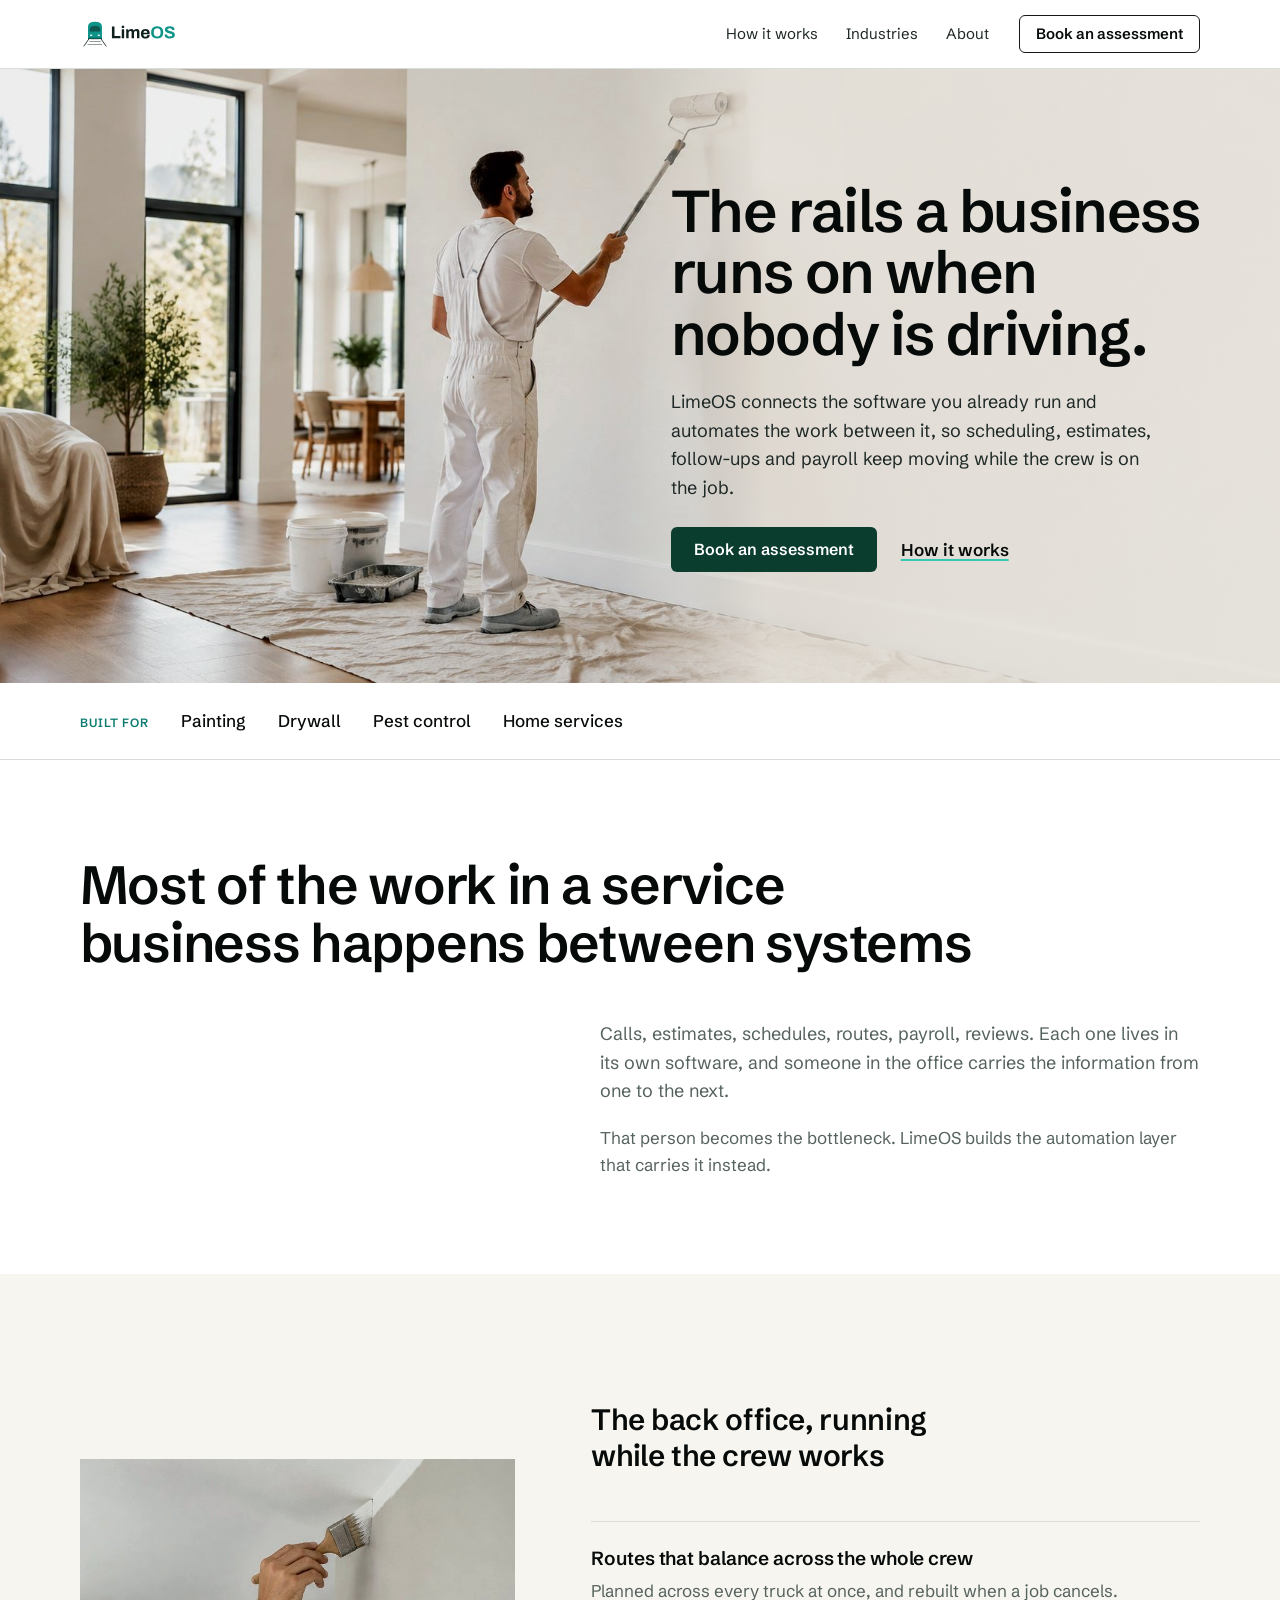
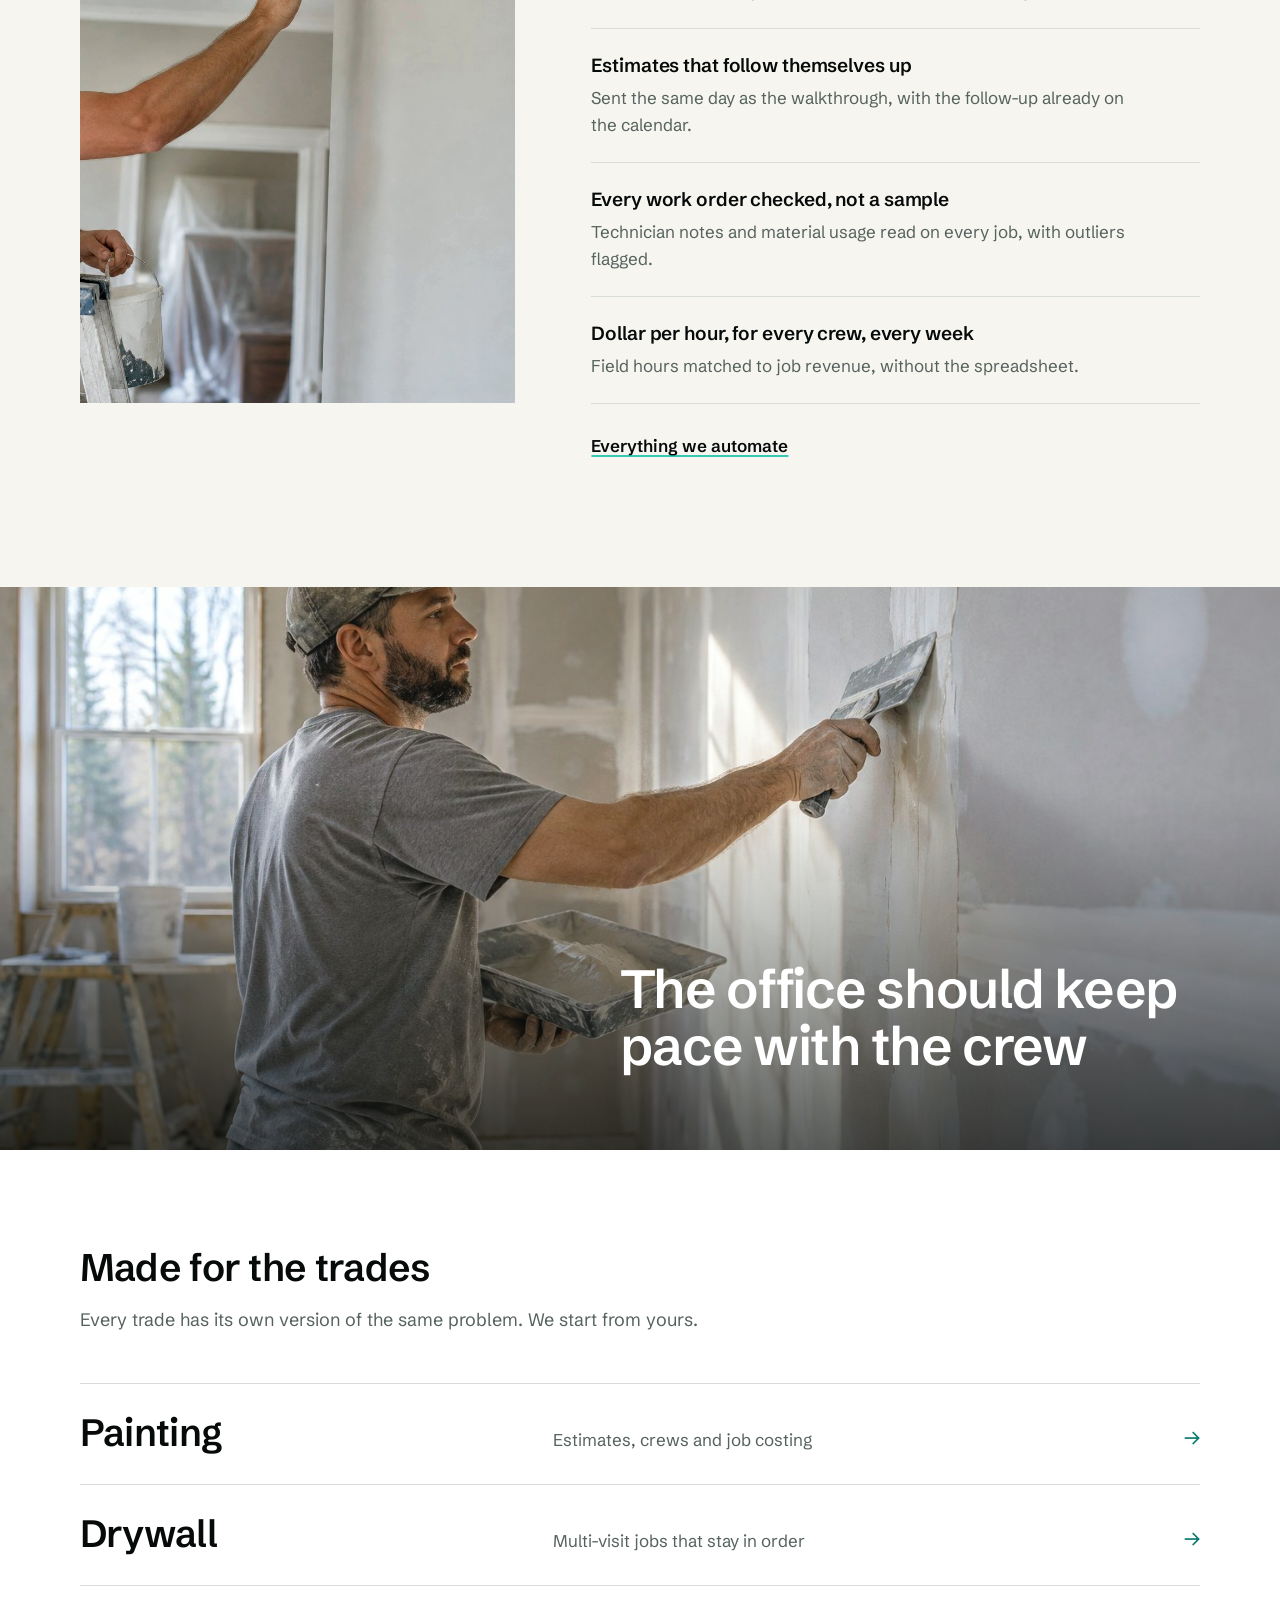
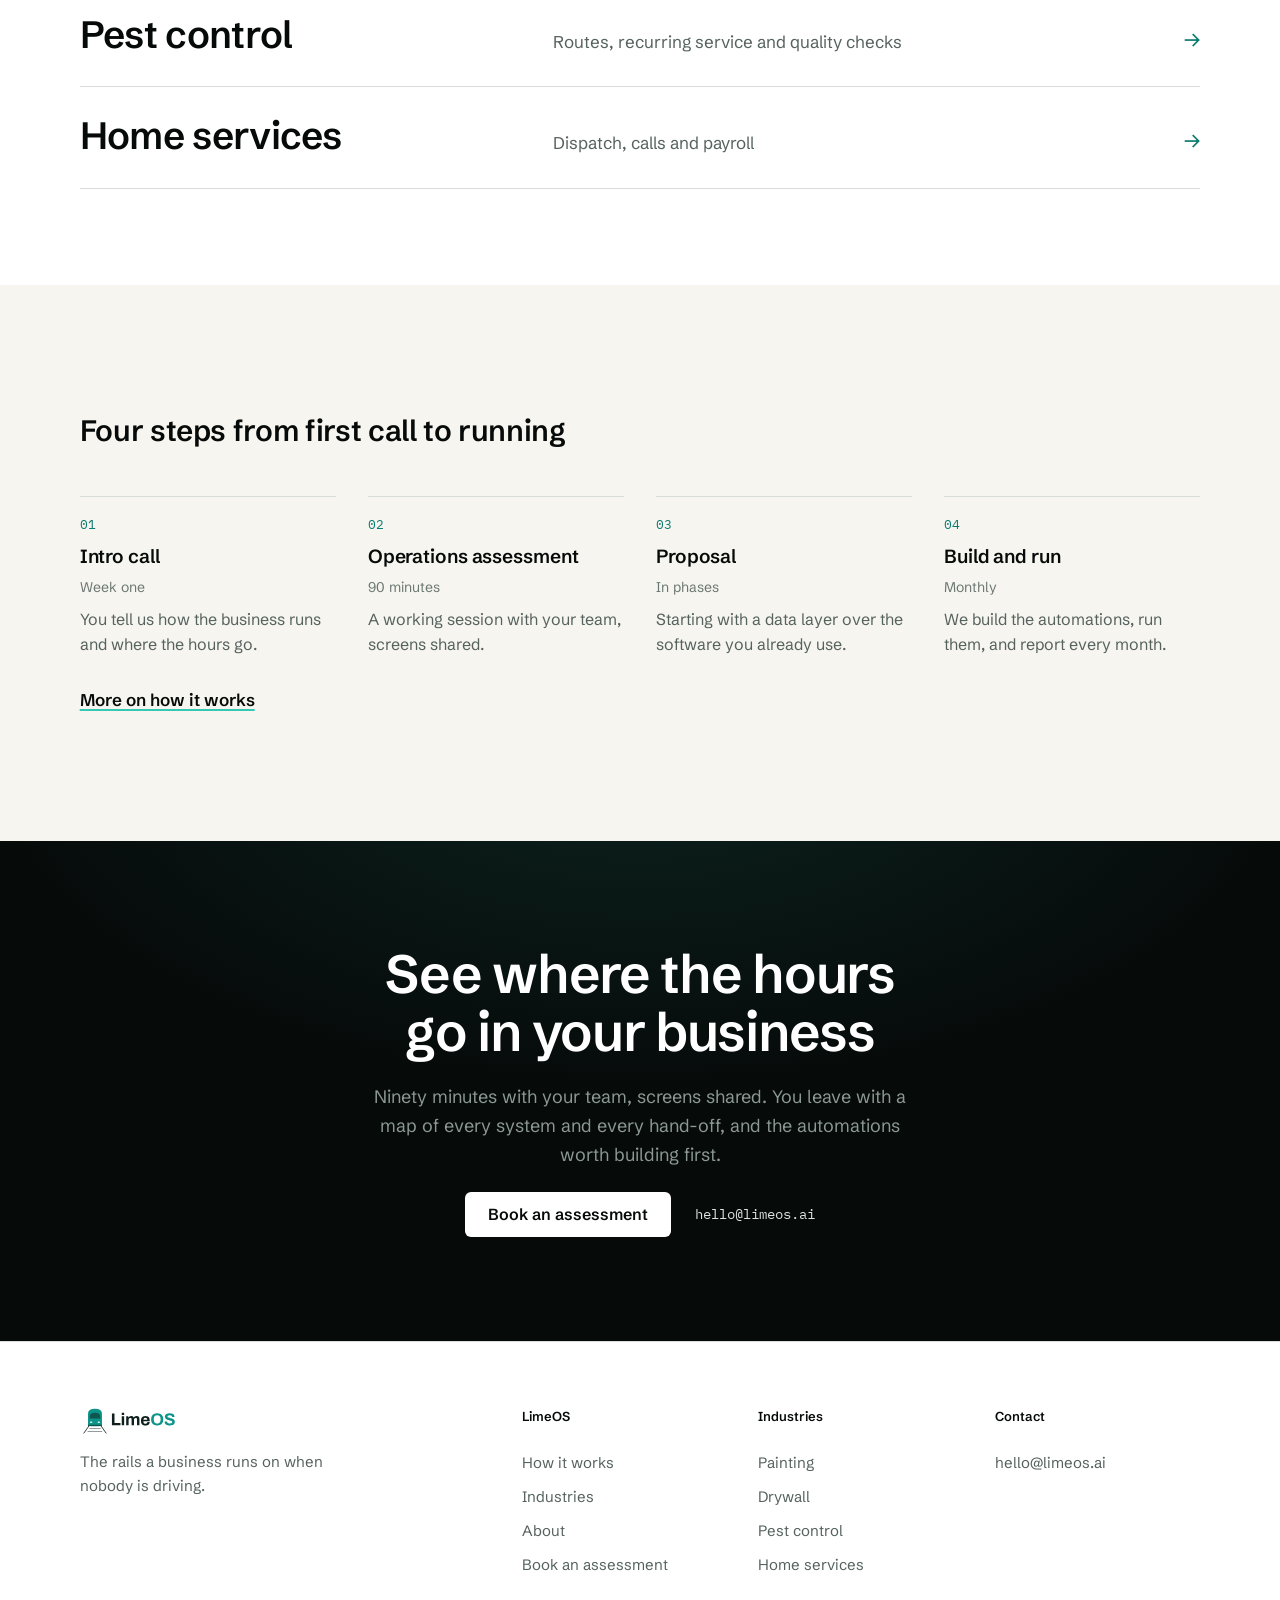
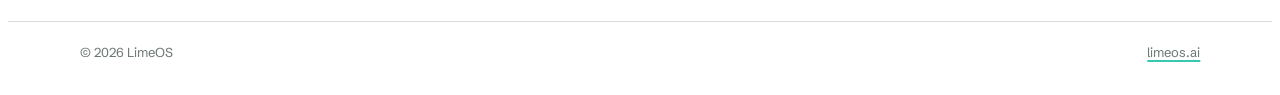
<file: services/index.html>
<!doctype html>
<html lang="en">
<head>
<meta charset="utf-8">
<meta name="viewport" content="width=device-width, initial-scale=1, viewport-fit=cover">
<title>LimeOS</title>
<meta name="description" content="LimeOS builds the rails a business runs on when nobody is driving: AI operations for painting, drywall, pest control and home service businesses.">
<meta name="theme-color" content="#FFFFFF">
<link rel="canonical" href="https://limeos.ai/services/">
<meta property="og:type" content="website">
<meta property="og:url" content="https://limeos.ai/services/">
<meta property="og:site_name" content="LimeOS">
<meta property="og:title" content="LimeOS">
<meta property="og:description" content="LimeOS builds the rails a business runs on when nobody is driving: AI operations for painting, drywall, pest control and home service businesses.">
<meta property="og:image" content="https://limeos.ai/og.png">
<meta property="og:image:width" content="1200">
<meta property="og:image:height" content="630">
<meta name="twitter:card" content="summary_large_image">
<link rel="icon" href="data:image/svg+xml,%3Csvg xmlns=%22http://www.w3.org/2000/svg%22 viewBox=%220 0 512.0 512.0%22 width=%22512%22 height=%22512%22 role=%22img%22 aria-label=%22LimeOS icon%22%3E%3Crect width=%22512%22 height=%22512%22 rx=%22112%22 fill=%22#EFF7F6%22/%3E%3Cg transform=%22translate%2810.52,-31.21%29 scale%282.45479%29%22%3E%3Cpath d=%22M74 132 L38 190 M126 132 L162 190%22 stroke=%22#0E1F1D%22 stroke-width=%227.0%22 stroke-linecap=%22round%22 fill=%22none%22/%3E%3Crect x=%2270%22 y=%22159%22 width=%2259%22 height=%227%22 rx=%222.5%22 fill=%22#0E1F1D%22 opacity=%220.5%22/%3E%3Crect x=%2262%22 y=%22177%22 width=%2277%22 height=%227%22 rx=%222.5%22 fill=%22#0E1F1D%22 opacity=%220.5%22/%3E%3Cpath d=%22M58 148 V74 q0-30 42-30 q42 0 42 30 v74 Z%22 fill=%22#0D9488%22/%3E%3Cpath d=%22M68 92 q0-24 32-24 q32 0 32 24 v10 H68 Z%22 fill=%22#0E1F1D%22 opacity=%220.52%22/%3E%3Crect x=%2270%22 y=%22120%22 width=%2214%22 height=%229%22 rx=%224.5%22 fill=%22#FFFFFF%22 opacity=%22.92%22/%3E%3Crect x=%22116%22 y=%22120%22 width=%2214%22 height=%229%22 rx=%224.5%22 fill=%22#FFFFFF%22 opacity=%22.92%22/%3E%3Crect x=%2258%22 y=%22140%22 width=%2284%22 height=%228%22 fill=%22#0E1F1D%22 opacity=%220.52%22/%3E%3C/g%3E%3C/svg%3E">
<script>(function(){var p=location.pathname,c=p.replace(/index(\.html)?$/,"").replace(/\.html$/,"");if(c!==p)history.replaceState(null,"",c+location.search+location.hash);})();</script>
<link rel="preconnect" href="https://fonts.googleapis.com">
<link rel="preconnect" href="https://fonts.gstatic.com" crossorigin>
<link rel="stylesheet" href="https://fonts.googleapis.com/css2?family=Schibsted+Grotesk:wght@400;500;600;700&family=IBM+Plex+Mono:wght@400;500&display=swap">
<link rel="stylesheet" href="/services/site.css">
</head>
<body>
<div class="nav" id="top">
  <div class="wrap">
    <a class="brand" href="/services/" aria-label="LimeOS home"><svg xmlns="http://www.w3.org/2000/svg" viewBox="0 0 617 188" aria-hidden="true" focusable="false"><g transform="translate(18.00,18.00)"><g transform="translate(-28.05,-45.72) scale(1.03904)"><path d="M74 132 L33 190 M126 132 L167 190" stroke="#0E1F1D" stroke-width="5.0" stroke-linecap="round" fill="none"/><rect x="74" y="142" width="52" height="7" rx="2.5" fill="#0E1F1D" opacity="0.44"/><rect x="66" y="159" width="69" height="7" rx="2.5" fill="#0E1F1D" opacity="0.44"/><rect x="55" y="177" width="89" height="7" rx="2.5" fill="#0E1F1D" opacity="0.44"/><path d="M58 148 V74 q0-30 42-30 q42 0 42 30 v74 Z" fill="#0D9488"/><path d="M68 92 q0-24 32-24 q32 0 32 24 v10 H68 Z" fill="#0E1F1D" opacity="0.52"/><rect x="70" y="120" width="14" height="9" rx="4.5" fill="#FFFFFF" opacity=".92"/><rect x="116" y="120" width="14" height="9" rx="4.5" fill="#FFFFFF" opacity=".92"/><rect x="58" y="140" width="84" height="8" fill="#0E1F1D" opacity="0.52"/></g></g><g transform="translate(191.90,120.86)"><g fill="#0E1F1D"><path d="M76 0V686H225V127H571V0Z" transform="translate(0.00,0) scale(0.10787,-0.10787)"/><path d="M64 603V723H203V603ZM64 0V526H203V0Z" transform="translate(62.86,0) scale(0.10787,-0.10787)"/><path d="M64 0V526H179L190 454H197Q214 480 237.5 499.0Q261 518 290.5 528.0Q320 538 354 538Q404 538 440.5 518.0Q477 498 497 454H504Q521 480 545.0 499.0Q569 518 600.0 528.0Q631 538 666 538Q716 538 752.5 520.0Q789 502 810.0 461.5Q831 421 831 357V0H692V332Q692 357 686.5 374.5Q681 392 671.0 402.5Q661 413 646.0 418.0Q631 423 614 423Q586 423 564.0 408.0Q542 393 529.5 367.0Q517 341 517 307V0H378V332Q378 357 372.5 374.5Q367 392 357.0 402.5Q347 413 332.5 418.0Q318 423 300 423Q273 423 250.5 408.0Q228 393 215.5 367.0Q203 341 203 307V0Z" transform="translate(90.78,0) scale(0.10787,-0.10787)"/><path d="M303 -12Q216 -12 157.0 17.5Q98 47 68.0 108.0Q38 169 38 263Q38 358 68.0 418.5Q98 479 156.5 508.5Q215 538 300 538Q380 538 435.0 509.5Q490 481 518.0 421.5Q546 362 546 268V232H179Q181 186 193.5 154.0Q206 122 232.5 106.5Q259 91 303 91Q327 91 346.5 97.0Q366 103 380.0 115.0Q394 127 402.0 145.0Q410 163 410 186H546Q546 136 528.0 99.0Q510 62 478.0 37.5Q446 13 401.5 0.5Q357 -12 303 -12ZM181 320H403Q403 350 395.5 372.0Q388 394 375.0 408.0Q362 422 343.5 428.5Q325 435 302 435Q264 435 238.5 422.5Q213 410 199.5 384.5Q186 359 181 320Z" transform="translate(186.00,0) scale(0.10787,-0.10787)"/></g><g fill="#0D9488" transform="translate(249.00,0)"><path d="M396 -12Q287 -12 208.0 27.0Q129 66 87.0 145.0Q45 224 45 343Q45 464 87.0 542.5Q129 621 208.0 659.5Q287 698 396 698Q507 698 585.5 659.5Q664 621 706.0 542.5Q748 464 748 343Q748 224 706.0 145.0Q664 66 585.5 27.0Q507 -12 396 -12ZM396 110Q445 110 482.0 124.0Q519 138 544.0 166.0Q569 194 582.0 234.5Q595 275 595 327V358Q595 411 582.0 452.0Q569 493 544.0 520.5Q519 548 482.0 562.0Q445 576 396 576Q348 576 311.0 562.0Q274 548 249.0 520.5Q224 493 211.5 452.0Q199 411 199 358V327Q199 275 211.5 234.5Q224 194 249.0 166.0Q274 138 311.0 124.0Q348 110 396 110Z" transform="translate(0.00,0) scale(0.10787,-0.10787)"/><path d="M343 -12Q283 -12 229.0 0.0Q175 12 133.5 38.5Q92 65 68.5 105.5Q45 146 45 204Q45 209 45.0 214.5Q45 220 46 223H194Q193 220 193.0 215.0Q193 210 193 206Q193 174 210.5 152.0Q228 130 262.0 119.0Q296 108 341 108Q370 108 392.5 111.5Q415 115 432.5 121.5Q450 128 461.5 137.0Q473 146 478.5 158.0Q484 170 484 185Q484 212 466.5 229.0Q449 246 418.5 258.0Q388 270 350.0 280.0Q312 290 272.0 300.5Q232 311 194.0 326.5Q156 342 126.0 364.0Q96 386 78.0 420.0Q60 454 60 502Q60 553 81.5 590.0Q103 627 142.0 651.0Q181 675 232.0 686.5Q283 698 343 698Q399 698 449.0 686.5Q499 675 537.0 650.0Q575 625 596.5 587.0Q618 549 618 497V485H473V493Q473 520 457.0 539.0Q441 558 412.0 569.0Q383 580 344 580Q302 580 272.5 572.0Q243 564 227.5 548.5Q212 533 212 512Q212 488 229.5 472.5Q247 457 277.5 445.5Q308 434 346.0 425.0Q384 416 424.0 405.0Q464 394 502.0 379.0Q540 364 570.0 341.5Q600 319 618.0 286.0Q636 253 636 207Q636 128 598.0 80.0Q560 32 494.0 10.0Q428 -12 343 -12Z" transform="translate(84.65,0) scale(0.10787,-0.10787)"/></g></g></svg></a>
    <nav class="links" aria-label="Primary">
      <a href="/services/how-it-works" data-nav="how-it-works">How it works</a>
      <a href="/services/industries" data-nav="industries">Industries</a>
      <a href="/services/about" data-nav="about">About</a>
    </nav>
    <details class="menu">
      <summary>Menu</summary>
      <div class="menu-panel">
        <a href="/services/" data-nav="home" aria-current="page">Home</a>
        <a href="/services/how-it-works" data-nav="how-it-works">How it works</a>
        <a href="/services/industries" data-nav="industries">Industries</a>
        <a href="/services/about" data-nav="about">About</a>
        <a class="btn btn-primary" href="/services/assessment" data-nav="assessment">Book an assessment</a>
      </div>
    </details>
    <a class="btn btn-secondary btn-nav" href="/services/assessment" data-nav="assessment">Book an assessment</a>
  </div>
</div>
<main>
<header class="hero">
  <div class="hero-media">
    <img src="/services/images/limeos-hero-painter-wide.jpg" width="1916" height="821" fetchpriority="high"
      alt="A painter rolling a fresh coat onto a long white wall in a bright, empty living room">
  </div>
  <div class="hero-copy">
    <h1>The rails a business runs on when nobody is driving.</h1>
    <p class="lede">LimeOS connects the software you already run and automates the work
      between it, so scheduling, estimates, follow-ups and payroll keep moving while the
      crew is on the job.</p>
    <div class="actions">
      <a class="btn btn-primary" href="/services/assessment">Book an assessment</a>
      <a class="more" href="/services/how-it-works">How it works</a>
    </div>
  </div>
</header>

<section class="strip" aria-label="Who we work with">
  <div class="wrap">
    <span class="label">Built for</span>
    <ul>
      <li><a href="/services/industries#painting">Painting</a></li>
      <li><a href="/services/industries#drywall">Drywall</a></li>
      <li><a href="/services/industries#pest-control">Pest control</a></li>
      <li><a href="/services/industries#home-services">Home services</a></li>
    </ul>
  </div>
</section>

<section class="s-96">
  <div class="wrap stack">
    <h2 class="h-lg" style="max-width:32ch">Most of the work in a service business happens between systems</h2>
    <div class="copy offset">
      <p class="lede">Calls, estimates, schedules, routes, payroll, reviews. Each one lives
        in its own software, and someone in the office carries the information from one to
        the next.</p>
      <p>That person becomes the bottleneck. LimeOS builds the automation layer that carries
        it instead.</p>
    </div>
  </div>
</section>

<section class="s-128 warm">
  <div class="wrap duo mid">
    <div class="photo">
      <img class="top-mobile" src="/services/images/limeos-crop-brush.jpg" width="819" height="1024" loading="lazy" decoding="async"
        alt="A painter's hand cutting in along a ceiling line with a brush">
    </div>
    <div>
      <div class="head">
        <h2 class="h-sm">The back office, running while the crew works</h2>
      </div>
      <ul class="hl">
        <li><h3>Routes that balance across the whole crew</h3>
          <p>Planned across every truck at once, and rebuilt when a job cancels.</p></li>
        <li><h3>Estimates that follow themselves up</h3>
          <p>Sent the same day as the walkthrough, with the follow-up already on the calendar.</p></li>
        <li><h3>Every work order checked, not a sample</h3>
          <p>Technician notes and material usage read on every job, with outliers flagged.</p></li>
        <li><h3>Dollar per hour, for every crew, every week</h3>
          <p>Field hours matched to job revenue, without the spreadsheet.</p></li>
      </ul>
      <p class="list-foot"><a class="more" href="/services/how-it-works">Everything we automate</a></p>
    </div>
  </div>
</section>

<section class="band" aria-label="What we believe">
  <img src="/services/images/limeos-drywall-finishing.jpg" width="1536" height="1024" loading="lazy" decoding="async"
    alt="A drywall finisher skimming a seam with a taping knife">
  <div class="band-copy">
    <p>The office should keep pace with the crew</p>
  </div>
</section>

<section class="s-96">
  <div class="wrap">
    <div class="head">
      <h2>Made for the trades</h2>
      <p class="lede">Every trade has its own version of the same problem. We start from yours.</p>
    </div>
    <ul class="index">
      <li><a href="/services/industries#painting"><span class="name">Painting</span>
        <span class="what">Estimates, crews and job costing</span><span class="go" aria-hidden="true">→</span></a></li>
      <li><a href="/services/industries#drywall"><span class="name">Drywall</span>
        <span class="what">Multi-visit jobs that stay in order</span><span class="go" aria-hidden="true">→</span></a></li>
      <li><a href="/services/industries#pest-control"><span class="name">Pest control</span>
        <span class="what">Routes, recurring service and quality checks</span><span class="go" aria-hidden="true">→</span></a></li>
      <li><a href="/services/industries#home-services"><span class="name">Home services</span>
        <span class="what">Dispatch, calls and payroll</span><span class="go" aria-hidden="true">→</span></a></li>
    </ul>
  </div>
</section>

<section class="s-128 warm">
  <div class="wrap">
    <div class="head">
      <h2 class="h-sm">Four steps from first call to running</h2>
    </div>
    <ol class="steps">
      <li><span class="n">01</span><h3>Intro call</h3><span class="when">Week one</span>
        <p>You tell us how the business runs and where the hours go.</p></li>
      <li><span class="n">02</span><h3>Operations assessment</h3><span class="when">90 minutes</span>
        <p>A working session with your team, screens shared.</p></li>
      <li><span class="n">03</span><h3>Proposal</h3><span class="when">In phases</span>
        <p>Starting with a data layer over the software you already use.</p></li>
      <li><span class="n">04</span><h3>Build and run</h3><span class="when">Monthly</span>
        <p>We build the automations, run them, and report every month.</p></li>
    </ol>
    <p class="list-foot"><a class="more" href="/services/how-it-works">More on how it works</a></p>
  </div>
</section>

<section class="dark closing s-band" aria-label="Book an assessment">
  <div class="wrap">
    <h2>See where the hours go in your business</h2>
    <p>Ninety minutes with your team, screens shared. You leave with a map of every system and every hand-off, and the automations worth building first.</p>
    <div class="actions">
      <a class="btn btn-primary" href="/services/assessment">Book an assessment</a>
      <span class="mail">hello@limeos.ai</span>
    </div>
  </div>
</section>

</main>
<footer class="footer">
  <div class="wrap foot-in">
    <div>
      <a class="brand" href="/services/" aria-label="LimeOS home"><svg xmlns="http://www.w3.org/2000/svg" viewBox="0 0 617 188" aria-hidden="true" focusable="false"><g transform="translate(18.00,18.00)"><g transform="translate(-28.05,-45.72) scale(1.03904)"><path d="M74 132 L33 190 M126 132 L167 190" stroke="#0E1F1D" stroke-width="5.0" stroke-linecap="round" fill="none"/><rect x="74" y="142" width="52" height="7" rx="2.5" fill="#0E1F1D" opacity="0.44"/><rect x="66" y="159" width="69" height="7" rx="2.5" fill="#0E1F1D" opacity="0.44"/><rect x="55" y="177" width="89" height="7" rx="2.5" fill="#0E1F1D" opacity="0.44"/><path d="M58 148 V74 q0-30 42-30 q42 0 42 30 v74 Z" fill="#0D9488"/><path d="M68 92 q0-24 32-24 q32 0 32 24 v10 H68 Z" fill="#0E1F1D" opacity="0.52"/><rect x="70" y="120" width="14" height="9" rx="4.5" fill="#FFFFFF" opacity=".92"/><rect x="116" y="120" width="14" height="9" rx="4.5" fill="#FFFFFF" opacity=".92"/><rect x="58" y="140" width="84" height="8" fill="#0E1F1D" opacity="0.52"/></g></g><g transform="translate(191.90,120.86)"><g fill="#0E1F1D"><path d="M76 0V686H225V127H571V0Z" transform="translate(0.00,0) scale(0.10787,-0.10787)"/><path d="M64 603V723H203V603ZM64 0V526H203V0Z" transform="translate(62.86,0) scale(0.10787,-0.10787)"/><path d="M64 0V526H179L190 454H197Q214 480 237.5 499.0Q261 518 290.5 528.0Q320 538 354 538Q404 538 440.5 518.0Q477 498 497 454H504Q521 480 545.0 499.0Q569 518 600.0 528.0Q631 538 666 538Q716 538 752.5 520.0Q789 502 810.0 461.5Q831 421 831 357V0H692V332Q692 357 686.5 374.5Q681 392 671.0 402.5Q661 413 646.0 418.0Q631 423 614 423Q586 423 564.0 408.0Q542 393 529.5 367.0Q517 341 517 307V0H378V332Q378 357 372.5 374.5Q367 392 357.0 402.5Q347 413 332.5 418.0Q318 423 300 423Q273 423 250.5 408.0Q228 393 215.5 367.0Q203 341 203 307V0Z" transform="translate(90.78,0) scale(0.10787,-0.10787)"/><path d="M303 -12Q216 -12 157.0 17.5Q98 47 68.0 108.0Q38 169 38 263Q38 358 68.0 418.5Q98 479 156.5 508.5Q215 538 300 538Q380 538 435.0 509.5Q490 481 518.0 421.5Q546 362 546 268V232H179Q181 186 193.5 154.0Q206 122 232.5 106.5Q259 91 303 91Q327 91 346.5 97.0Q366 103 380.0 115.0Q394 127 402.0 145.0Q410 163 410 186H546Q546 136 528.0 99.0Q510 62 478.0 37.5Q446 13 401.5 0.5Q357 -12 303 -12ZM181 320H403Q403 350 395.5 372.0Q388 394 375.0 408.0Q362 422 343.5 428.5Q325 435 302 435Q264 435 238.5 422.5Q213 410 199.5 384.5Q186 359 181 320Z" transform="translate(186.00,0) scale(0.10787,-0.10787)"/></g><g fill="#0D9488" transform="translate(249.00,0)"><path d="M396 -12Q287 -12 208.0 27.0Q129 66 87.0 145.0Q45 224 45 343Q45 464 87.0 542.5Q129 621 208.0 659.5Q287 698 396 698Q507 698 585.5 659.5Q664 621 706.0 542.5Q748 464 748 343Q748 224 706.0 145.0Q664 66 585.5 27.0Q507 -12 396 -12ZM396 110Q445 110 482.0 124.0Q519 138 544.0 166.0Q569 194 582.0 234.5Q595 275 595 327V358Q595 411 582.0 452.0Q569 493 544.0 520.5Q519 548 482.0 562.0Q445 576 396 576Q348 576 311.0 562.0Q274 548 249.0 520.5Q224 493 211.5 452.0Q199 411 199 358V327Q199 275 211.5 234.5Q224 194 249.0 166.0Q274 138 311.0 124.0Q348 110 396 110Z" transform="translate(0.00,0) scale(0.10787,-0.10787)"/><path d="M343 -12Q283 -12 229.0 0.0Q175 12 133.5 38.5Q92 65 68.5 105.5Q45 146 45 204Q45 209 45.0 214.5Q45 220 46 223H194Q193 220 193.0 215.0Q193 210 193 206Q193 174 210.5 152.0Q228 130 262.0 119.0Q296 108 341 108Q370 108 392.5 111.5Q415 115 432.5 121.5Q450 128 461.5 137.0Q473 146 478.5 158.0Q484 170 484 185Q484 212 466.5 229.0Q449 246 418.5 258.0Q388 270 350.0 280.0Q312 290 272.0 300.5Q232 311 194.0 326.5Q156 342 126.0 364.0Q96 386 78.0 420.0Q60 454 60 502Q60 553 81.5 590.0Q103 627 142.0 651.0Q181 675 232.0 686.5Q283 698 343 698Q399 698 449.0 686.5Q499 675 537.0 650.0Q575 625 596.5 587.0Q618 549 618 497V485H473V493Q473 520 457.0 539.0Q441 558 412.0 569.0Q383 580 344 580Q302 580 272.5 572.0Q243 564 227.5 548.5Q212 533 212 512Q212 488 229.5 472.5Q247 457 277.5 445.5Q308 434 346.0 425.0Q384 416 424.0 405.0Q464 394 502.0 379.0Q540 364 570.0 341.5Q600 319 618.0 286.0Q636 253 636 207Q636 128 598.0 80.0Q560 32 494.0 10.0Q428 -12 343 -12Z" transform="translate(84.65,0) scale(0.10787,-0.10787)"/></g></g></svg></a>
      <p class="tag">The rails a business runs on when nobody is driving.</p>
    </div>
    <nav aria-label="Pages">
      <h4>LimeOS</h4>
      <a href="/services/how-it-works">How it works</a>
      <a href="/services/industries">Industries</a>
      <a href="/services/about">About</a>
      <a href="/services/assessment">Book an assessment</a>
    </nav>
    <nav aria-label="Industries">
      <h4>Industries</h4>
      <a href="/services/industries#painting">Painting</a>
      <a href="/services/industries#drywall">Drywall</a>
      <a href="/services/industries#pest-control">Pest control</a>
      <a href="/services/industries#home-services">Home services</a>
    </nav>
    <div class="col">
      <h4>Contact</h4>
      <a href="mailto:hello@limeos.ai">hello@limeos.ai</a>
    </div>
  </div>
  <div class="wrap foot-base">
    <span>© 2026 LimeOS</span>
    <a href="https://limeos.ai/">limeos.ai</a>
  </div>
</footer>
</body>
</html>
</file>
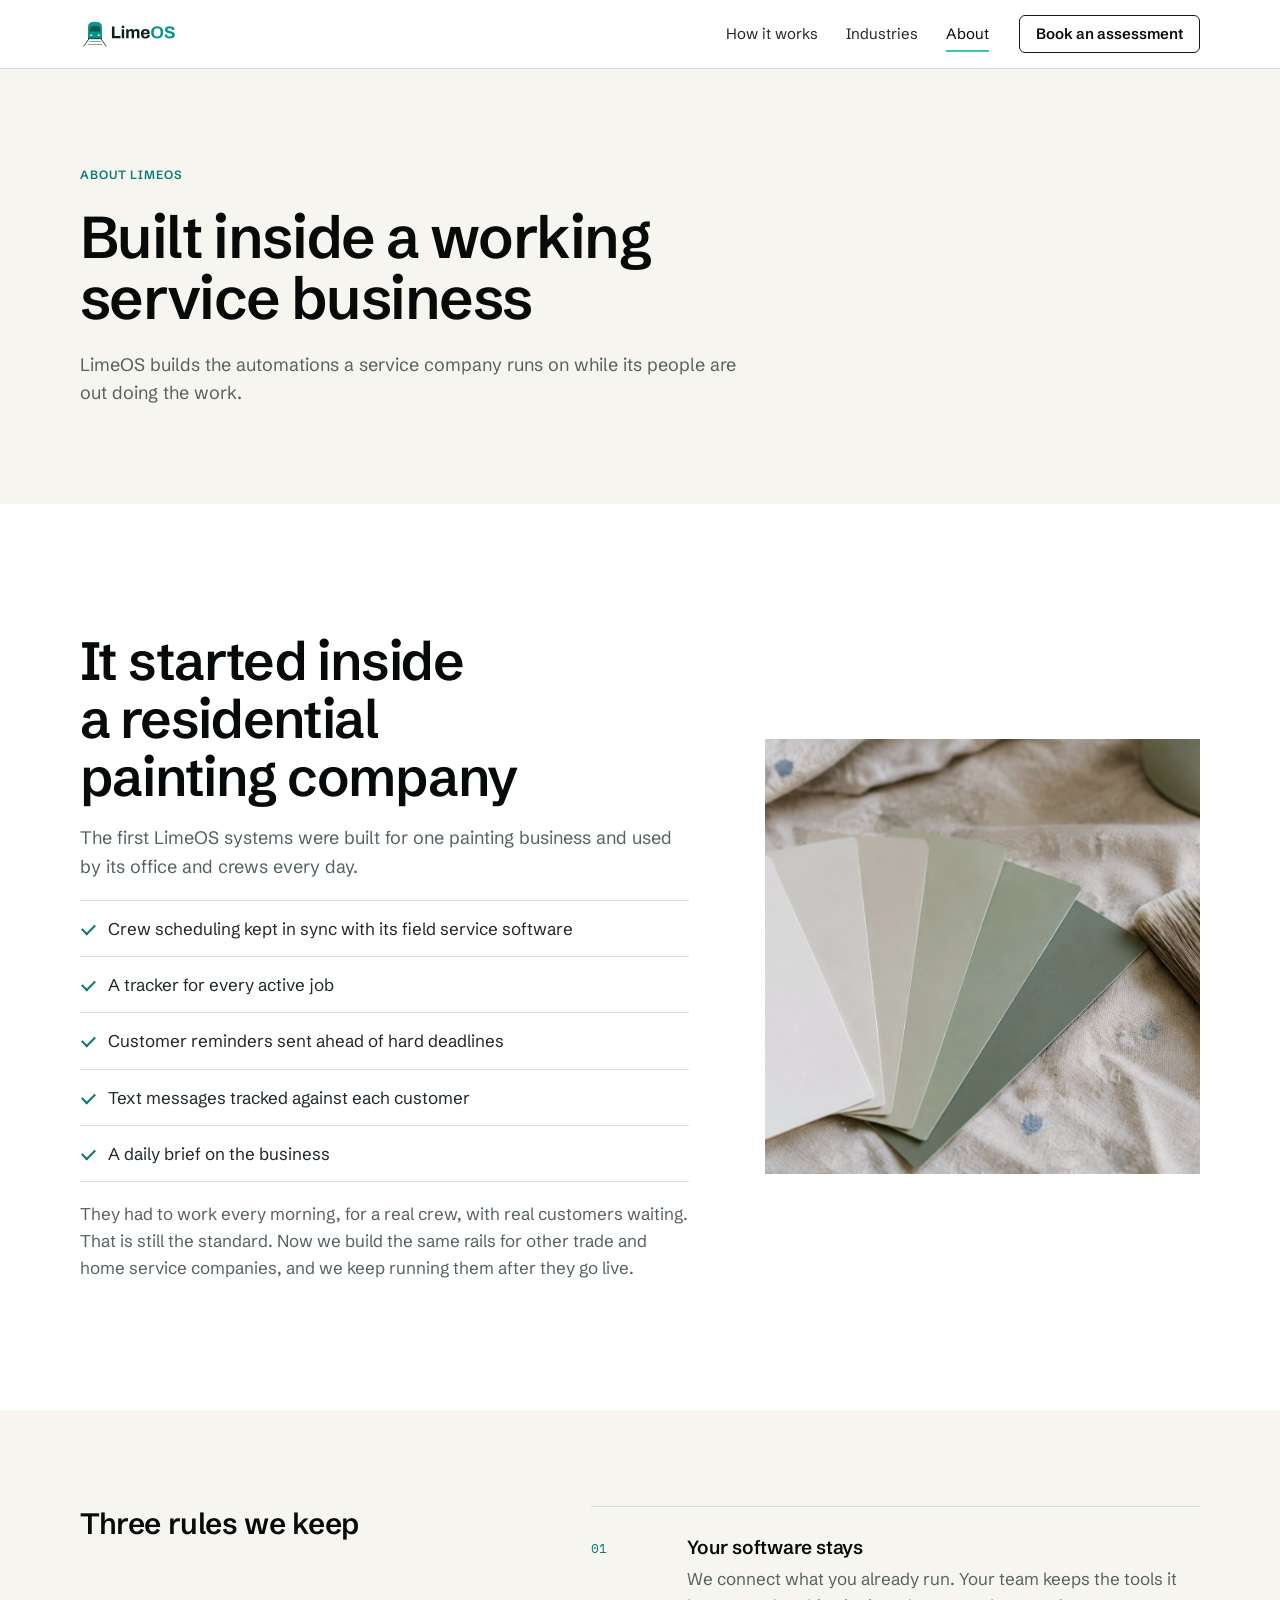
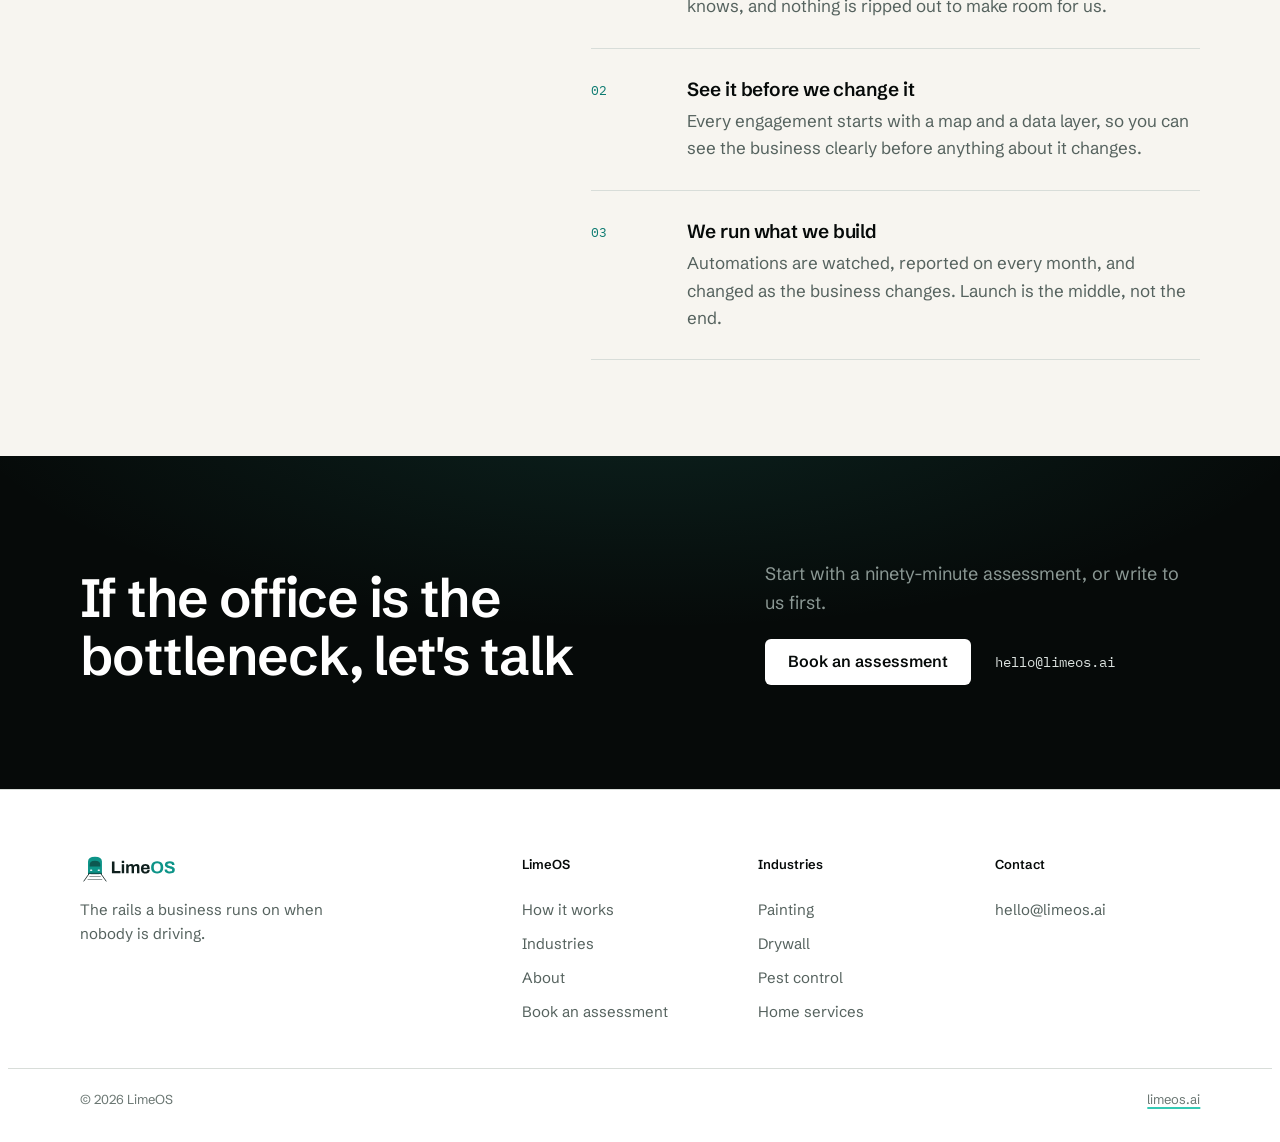
<file: services/about.html>
<!doctype html>
<html lang="en">
<head>
<meta charset="utf-8">
<meta name="viewport" content="width=device-width, initial-scale=1, viewport-fit=cover">
<title>About | LimeOS</title>
<meta name="description" content="LimeOS started as a stack of automations inside one working service business. Now we build and run the same rails for others.">
<meta name="theme-color" content="#FFFFFF">
<link rel="canonical" href="https://limeos.ai/services/about">
<meta property="og:type" content="website">
<meta property="og:url" content="https://limeos.ai/services/about">
<meta property="og:site_name" content="LimeOS">
<meta property="og:title" content="About LimeOS">
<meta property="og:description" content="LimeOS started as a stack of automations inside one working service business. Now we build and run the same rails for others.">
<meta property="og:image" content="https://limeos.ai/og.png">
<meta property="og:image:width" content="1200">
<meta property="og:image:height" content="630">
<meta name="twitter:card" content="summary_large_image">
<link rel="icon" href="data:image/svg+xml,%3Csvg xmlns=%22http://www.w3.org/2000/svg%22 viewBox=%220 0 512.0 512.0%22 width=%22512%22 height=%22512%22 role=%22img%22 aria-label=%22LimeOS icon%22%3E%3Crect width=%22512%22 height=%22512%22 rx=%22112%22 fill=%22#EFF7F6%22/%3E%3Cg transform=%22translate%2810.52,-31.21%29 scale%282.45479%29%22%3E%3Cpath d=%22M74 132 L38 190 M126 132 L162 190%22 stroke=%22#0E1F1D%22 stroke-width=%227.0%22 stroke-linecap=%22round%22 fill=%22none%22/%3E%3Crect x=%2270%22 y=%22159%22 width=%2259%22 height=%227%22 rx=%222.5%22 fill=%22#0E1F1D%22 opacity=%220.5%22/%3E%3Crect x=%2262%22 y=%22177%22 width=%2277%22 height=%227%22 rx=%222.5%22 fill=%22#0E1F1D%22 opacity=%220.5%22/%3E%3Cpath d=%22M58 148 V74 q0-30 42-30 q42 0 42 30 v74 Z%22 fill=%22#0D9488%22/%3E%3Cpath d=%22M68 92 q0-24 32-24 q32 0 32 24 v10 H68 Z%22 fill=%22#0E1F1D%22 opacity=%220.52%22/%3E%3Crect x=%2270%22 y=%22120%22 width=%2214%22 height=%229%22 rx=%224.5%22 fill=%22#FFFFFF%22 opacity=%22.92%22/%3E%3Crect x=%22116%22 y=%22120%22 width=%2214%22 height=%229%22 rx=%224.5%22 fill=%22#FFFFFF%22 opacity=%22.92%22/%3E%3Crect x=%2258%22 y=%22140%22 width=%2284%22 height=%228%22 fill=%22#0E1F1D%22 opacity=%220.52%22/%3E%3C/g%3E%3C/svg%3E">
<script>(function(){var p=location.pathname,c=p.replace(/index(\.html)?$/,"").replace(/\.html$/,"");if(c!==p)history.replaceState(null,"",c+location.search+location.hash);})();</script>
<link rel="preconnect" href="https://fonts.googleapis.com">
<link rel="preconnect" href="https://fonts.gstatic.com" crossorigin>
<link rel="stylesheet" href="https://fonts.googleapis.com/css2?family=Schibsted+Grotesk:wght@400;500;600;700&family=IBM+Plex+Mono:wght@400;500&display=swap">
<link rel="stylesheet" href="/services/site.css">
</head>
<body>
<div class="nav" id="top">
  <div class="wrap">
    <a class="brand" href="/services/" aria-label="LimeOS home"><svg xmlns="http://www.w3.org/2000/svg" viewBox="0 0 617 188" aria-hidden="true" focusable="false"><g transform="translate(18.00,18.00)"><g transform="translate(-28.05,-45.72) scale(1.03904)"><path d="M74 132 L33 190 M126 132 L167 190" stroke="#0E1F1D" stroke-width="5.0" stroke-linecap="round" fill="none"/><rect x="74" y="142" width="52" height="7" rx="2.5" fill="#0E1F1D" opacity="0.44"/><rect x="66" y="159" width="69" height="7" rx="2.5" fill="#0E1F1D" opacity="0.44"/><rect x="55" y="177" width="89" height="7" rx="2.5" fill="#0E1F1D" opacity="0.44"/><path d="M58 148 V74 q0-30 42-30 q42 0 42 30 v74 Z" fill="#0D9488"/><path d="M68 92 q0-24 32-24 q32 0 32 24 v10 H68 Z" fill="#0E1F1D" opacity="0.52"/><rect x="70" y="120" width="14" height="9" rx="4.5" fill="#FFFFFF" opacity=".92"/><rect x="116" y="120" width="14" height="9" rx="4.5" fill="#FFFFFF" opacity=".92"/><rect x="58" y="140" width="84" height="8" fill="#0E1F1D" opacity="0.52"/></g></g><g transform="translate(191.90,120.86)"><g fill="#0E1F1D"><path d="M76 0V686H225V127H571V0Z" transform="translate(0.00,0) scale(0.10787,-0.10787)"/><path d="M64 603V723H203V603ZM64 0V526H203V0Z" transform="translate(62.86,0) scale(0.10787,-0.10787)"/><path d="M64 0V526H179L190 454H197Q214 480 237.5 499.0Q261 518 290.5 528.0Q320 538 354 538Q404 538 440.5 518.0Q477 498 497 454H504Q521 480 545.0 499.0Q569 518 600.0 528.0Q631 538 666 538Q716 538 752.5 520.0Q789 502 810.0 461.5Q831 421 831 357V0H692V332Q692 357 686.5 374.5Q681 392 671.0 402.5Q661 413 646.0 418.0Q631 423 614 423Q586 423 564.0 408.0Q542 393 529.5 367.0Q517 341 517 307V0H378V332Q378 357 372.5 374.5Q367 392 357.0 402.5Q347 413 332.5 418.0Q318 423 300 423Q273 423 250.5 408.0Q228 393 215.5 367.0Q203 341 203 307V0Z" transform="translate(90.78,0) scale(0.10787,-0.10787)"/><path d="M303 -12Q216 -12 157.0 17.5Q98 47 68.0 108.0Q38 169 38 263Q38 358 68.0 418.5Q98 479 156.5 508.5Q215 538 300 538Q380 538 435.0 509.5Q490 481 518.0 421.5Q546 362 546 268V232H179Q181 186 193.5 154.0Q206 122 232.5 106.5Q259 91 303 91Q327 91 346.5 97.0Q366 103 380.0 115.0Q394 127 402.0 145.0Q410 163 410 186H546Q546 136 528.0 99.0Q510 62 478.0 37.5Q446 13 401.5 0.5Q357 -12 303 -12ZM181 320H403Q403 350 395.5 372.0Q388 394 375.0 408.0Q362 422 343.5 428.5Q325 435 302 435Q264 435 238.5 422.5Q213 410 199.5 384.5Q186 359 181 320Z" transform="translate(186.00,0) scale(0.10787,-0.10787)"/></g><g fill="#0D9488" transform="translate(249.00,0)"><path d="M396 -12Q287 -12 208.0 27.0Q129 66 87.0 145.0Q45 224 45 343Q45 464 87.0 542.5Q129 621 208.0 659.5Q287 698 396 698Q507 698 585.5 659.5Q664 621 706.0 542.5Q748 464 748 343Q748 224 706.0 145.0Q664 66 585.5 27.0Q507 -12 396 -12ZM396 110Q445 110 482.0 124.0Q519 138 544.0 166.0Q569 194 582.0 234.5Q595 275 595 327V358Q595 411 582.0 452.0Q569 493 544.0 520.5Q519 548 482.0 562.0Q445 576 396 576Q348 576 311.0 562.0Q274 548 249.0 520.5Q224 493 211.5 452.0Q199 411 199 358V327Q199 275 211.5 234.5Q224 194 249.0 166.0Q274 138 311.0 124.0Q348 110 396 110Z" transform="translate(0.00,0) scale(0.10787,-0.10787)"/><path d="M343 -12Q283 -12 229.0 0.0Q175 12 133.5 38.5Q92 65 68.5 105.5Q45 146 45 204Q45 209 45.0 214.5Q45 220 46 223H194Q193 220 193.0 215.0Q193 210 193 206Q193 174 210.5 152.0Q228 130 262.0 119.0Q296 108 341 108Q370 108 392.5 111.5Q415 115 432.5 121.5Q450 128 461.5 137.0Q473 146 478.5 158.0Q484 170 484 185Q484 212 466.5 229.0Q449 246 418.5 258.0Q388 270 350.0 280.0Q312 290 272.0 300.5Q232 311 194.0 326.5Q156 342 126.0 364.0Q96 386 78.0 420.0Q60 454 60 502Q60 553 81.5 590.0Q103 627 142.0 651.0Q181 675 232.0 686.5Q283 698 343 698Q399 698 449.0 686.5Q499 675 537.0 650.0Q575 625 596.5 587.0Q618 549 618 497V485H473V493Q473 520 457.0 539.0Q441 558 412.0 569.0Q383 580 344 580Q302 580 272.5 572.0Q243 564 227.5 548.5Q212 533 212 512Q212 488 229.5 472.5Q247 457 277.5 445.5Q308 434 346.0 425.0Q384 416 424.0 405.0Q464 394 502.0 379.0Q540 364 570.0 341.5Q600 319 618.0 286.0Q636 253 636 207Q636 128 598.0 80.0Q560 32 494.0 10.0Q428 -12 343 -12Z" transform="translate(84.65,0) scale(0.10787,-0.10787)"/></g></g></svg></a>
    <nav class="links" aria-label="Primary">
      <a href="/services/how-it-works" data-nav="how-it-works">How it works</a>
      <a href="/services/industries" data-nav="industries">Industries</a>
      <a href="/services/about" data-nav="about" aria-current="page">About</a>
    </nav>
    <details class="menu">
      <summary>Menu</summary>
      <div class="menu-panel">
        <a href="/services/" data-nav="home">Home</a>
        <a href="/services/how-it-works" data-nav="how-it-works">How it works</a>
        <a href="/services/industries" data-nav="industries">Industries</a>
        <a href="/services/about" data-nav="about" aria-current="page">About</a>
        <a class="btn btn-primary" href="/services/assessment" data-nav="assessment">Book an assessment</a>
      </div>
    </details>
    <a class="btn btn-secondary btn-nav" href="/services/assessment" data-nav="assessment">Book an assessment</a>
  </div>
</div>
<main>
<header class="page-hero warm" style="padding-bottom:96px">
  <div class="wrap">
    <span class="label">About LimeOS</span>
    <h1>Built inside a working service business</h1>
    <p class="lede">LimeOS builds the automations a service company runs on while its people
      are out doing the work.</p>
  </div>
</header>

<section class="s-128">
  <div class="wrap duo wide-left mid">
    <div class="copy">
      <h2 class="h-lg">It started inside a residential painting company</h2>
      <p class="lede">The first LimeOS systems were built for one painting business and used
        by its office and crews every day.</p>
      <ul class="ticks">
        <li>Crew scheduling kept in sync with its field service software</li>
        <li>A tracker for every active job</li>
        <li>Customer reminders sent ahead of hard deadlines</li>
        <li>Text messages tracked against each customer</li>
        <li>A daily brief on the business</li>
      </ul>
      <p>They had to work every morning, for a real crew, with real customers waiting. That is
        still the standard. Now we build the same rails for other trade and home service
        companies, and we keep running them after they go live.</p>
    </div>
    <div class="photo square">
      <img src="/services/images/limeos-paint-swatches.jpg" width="1536" height="1024" loading="lazy" decoding="async"
        alt="Paint swatch cards fanned out on a drop cloth next to a brush">
    </div>
  </div>
</section>

<section class="s-96 warm">
  <div class="wrap duo">
    <h2 class="h-sm">Three rules we keep</h2>
    <ol class="numbered">
      <li><span class="n">01</span><div><h3>Your software stays</h3>
        <p>We connect what you already run. Your team keeps the tools it knows, and nothing is
          ripped out to make room for us.</p></div></li>
      <li><span class="n">02</span><div><h3>See it before we change it</h3>
        <p>Every engagement starts with a map and a data layer, so you can see the business
          clearly before anything about it changes.</p></div></li>
      <li><span class="n">03</span><div><h3>We run what we build</h3>
        <p>Automations are watched, reported on every month, and changed as the business
          changes. Launch is the middle, not the end.</p></div></li>
    </ol>
  </div>
</section>

<section class="dark closing split s-band" aria-label="Book an assessment">
  <div class="wrap">
    <h2>If the office is the bottleneck, let's talk</h2>
    <div class="ask">
      <p>Start with a ninety-minute assessment, or write to us first.</p>
      <div class="actions">
        <a class="btn btn-primary" href="/services/assessment">Book an assessment</a>
        <span class="mail">hello@limeos.ai</span>
      </div>
    </div>
  </div>
</section>

</main>
<footer class="footer">
  <div class="wrap foot-in">
    <div>
      <a class="brand" href="/services/" aria-label="LimeOS home"><svg xmlns="http://www.w3.org/2000/svg" viewBox="0 0 617 188" aria-hidden="true" focusable="false"><g transform="translate(18.00,18.00)"><g transform="translate(-28.05,-45.72) scale(1.03904)"><path d="M74 132 L33 190 M126 132 L167 190" stroke="#0E1F1D" stroke-width="5.0" stroke-linecap="round" fill="none"/><rect x="74" y="142" width="52" height="7" rx="2.5" fill="#0E1F1D" opacity="0.44"/><rect x="66" y="159" width="69" height="7" rx="2.5" fill="#0E1F1D" opacity="0.44"/><rect x="55" y="177" width="89" height="7" rx="2.5" fill="#0E1F1D" opacity="0.44"/><path d="M58 148 V74 q0-30 42-30 q42 0 42 30 v74 Z" fill="#0D9488"/><path d="M68 92 q0-24 32-24 q32 0 32 24 v10 H68 Z" fill="#0E1F1D" opacity="0.52"/><rect x="70" y="120" width="14" height="9" rx="4.5" fill="#FFFFFF" opacity=".92"/><rect x="116" y="120" width="14" height="9" rx="4.5" fill="#FFFFFF" opacity=".92"/><rect x="58" y="140" width="84" height="8" fill="#0E1F1D" opacity="0.52"/></g></g><g transform="translate(191.90,120.86)"><g fill="#0E1F1D"><path d="M76 0V686H225V127H571V0Z" transform="translate(0.00,0) scale(0.10787,-0.10787)"/><path d="M64 603V723H203V603ZM64 0V526H203V0Z" transform="translate(62.86,0) scale(0.10787,-0.10787)"/><path d="M64 0V526H179L190 454H197Q214 480 237.5 499.0Q261 518 290.5 528.0Q320 538 354 538Q404 538 440.5 518.0Q477 498 497 454H504Q521 480 545.0 499.0Q569 518 600.0 528.0Q631 538 666 538Q716 538 752.5 520.0Q789 502 810.0 461.5Q831 421 831 357V0H692V332Q692 357 686.5 374.5Q681 392 671.0 402.5Q661 413 646.0 418.0Q631 423 614 423Q586 423 564.0 408.0Q542 393 529.5 367.0Q517 341 517 307V0H378V332Q378 357 372.5 374.5Q367 392 357.0 402.5Q347 413 332.5 418.0Q318 423 300 423Q273 423 250.5 408.0Q228 393 215.5 367.0Q203 341 203 307V0Z" transform="translate(90.78,0) scale(0.10787,-0.10787)"/><path d="M303 -12Q216 -12 157.0 17.5Q98 47 68.0 108.0Q38 169 38 263Q38 358 68.0 418.5Q98 479 156.5 508.5Q215 538 300 538Q380 538 435.0 509.5Q490 481 518.0 421.5Q546 362 546 268V232H179Q181 186 193.5 154.0Q206 122 232.5 106.5Q259 91 303 91Q327 91 346.5 97.0Q366 103 380.0 115.0Q394 127 402.0 145.0Q410 163 410 186H546Q546 136 528.0 99.0Q510 62 478.0 37.5Q446 13 401.5 0.5Q357 -12 303 -12ZM181 320H403Q403 350 395.5 372.0Q388 394 375.0 408.0Q362 422 343.5 428.5Q325 435 302 435Q264 435 238.5 422.5Q213 410 199.5 384.5Q186 359 181 320Z" transform="translate(186.00,0) scale(0.10787,-0.10787)"/></g><g fill="#0D9488" transform="translate(249.00,0)"><path d="M396 -12Q287 -12 208.0 27.0Q129 66 87.0 145.0Q45 224 45 343Q45 464 87.0 542.5Q129 621 208.0 659.5Q287 698 396 698Q507 698 585.5 659.5Q664 621 706.0 542.5Q748 464 748 343Q748 224 706.0 145.0Q664 66 585.5 27.0Q507 -12 396 -12ZM396 110Q445 110 482.0 124.0Q519 138 544.0 166.0Q569 194 582.0 234.5Q595 275 595 327V358Q595 411 582.0 452.0Q569 493 544.0 520.5Q519 548 482.0 562.0Q445 576 396 576Q348 576 311.0 562.0Q274 548 249.0 520.5Q224 493 211.5 452.0Q199 411 199 358V327Q199 275 211.5 234.5Q224 194 249.0 166.0Q274 138 311.0 124.0Q348 110 396 110Z" transform="translate(0.00,0) scale(0.10787,-0.10787)"/><path d="M343 -12Q283 -12 229.0 0.0Q175 12 133.5 38.5Q92 65 68.5 105.5Q45 146 45 204Q45 209 45.0 214.5Q45 220 46 223H194Q193 220 193.0 215.0Q193 210 193 206Q193 174 210.5 152.0Q228 130 262.0 119.0Q296 108 341 108Q370 108 392.5 111.5Q415 115 432.5 121.5Q450 128 461.5 137.0Q473 146 478.5 158.0Q484 170 484 185Q484 212 466.5 229.0Q449 246 418.5 258.0Q388 270 350.0 280.0Q312 290 272.0 300.5Q232 311 194.0 326.5Q156 342 126.0 364.0Q96 386 78.0 420.0Q60 454 60 502Q60 553 81.5 590.0Q103 627 142.0 651.0Q181 675 232.0 686.5Q283 698 343 698Q399 698 449.0 686.5Q499 675 537.0 650.0Q575 625 596.5 587.0Q618 549 618 497V485H473V493Q473 520 457.0 539.0Q441 558 412.0 569.0Q383 580 344 580Q302 580 272.5 572.0Q243 564 227.5 548.5Q212 533 212 512Q212 488 229.5 472.5Q247 457 277.5 445.5Q308 434 346.0 425.0Q384 416 424.0 405.0Q464 394 502.0 379.0Q540 364 570.0 341.5Q600 319 618.0 286.0Q636 253 636 207Q636 128 598.0 80.0Q560 32 494.0 10.0Q428 -12 343 -12Z" transform="translate(84.65,0) scale(0.10787,-0.10787)"/></g></g></svg></a>
      <p class="tag">The rails a business runs on when nobody is driving.</p>
    </div>
    <nav aria-label="Pages">
      <h4>LimeOS</h4>
      <a href="/services/how-it-works">How it works</a>
      <a href="/services/industries">Industries</a>
      <a href="/services/about">About</a>
      <a href="/services/assessment">Book an assessment</a>
    </nav>
    <nav aria-label="Industries">
      <h4>Industries</h4>
      <a href="/services/industries#painting">Painting</a>
      <a href="/services/industries#drywall">Drywall</a>
      <a href="/services/industries#pest-control">Pest control</a>
      <a href="/services/industries#home-services">Home services</a>
    </nav>
    <div class="col">
      <h4>Contact</h4>
      <a href="mailto:hello@limeos.ai">hello@limeos.ai</a>
    </div>
  </div>
  <div class="wrap foot-base">
    <span>© 2026 LimeOS</span>
    <a href="https://limeos.ai/">limeos.ai</a>
  </div>
</footer>
</body>
</html>
</file>
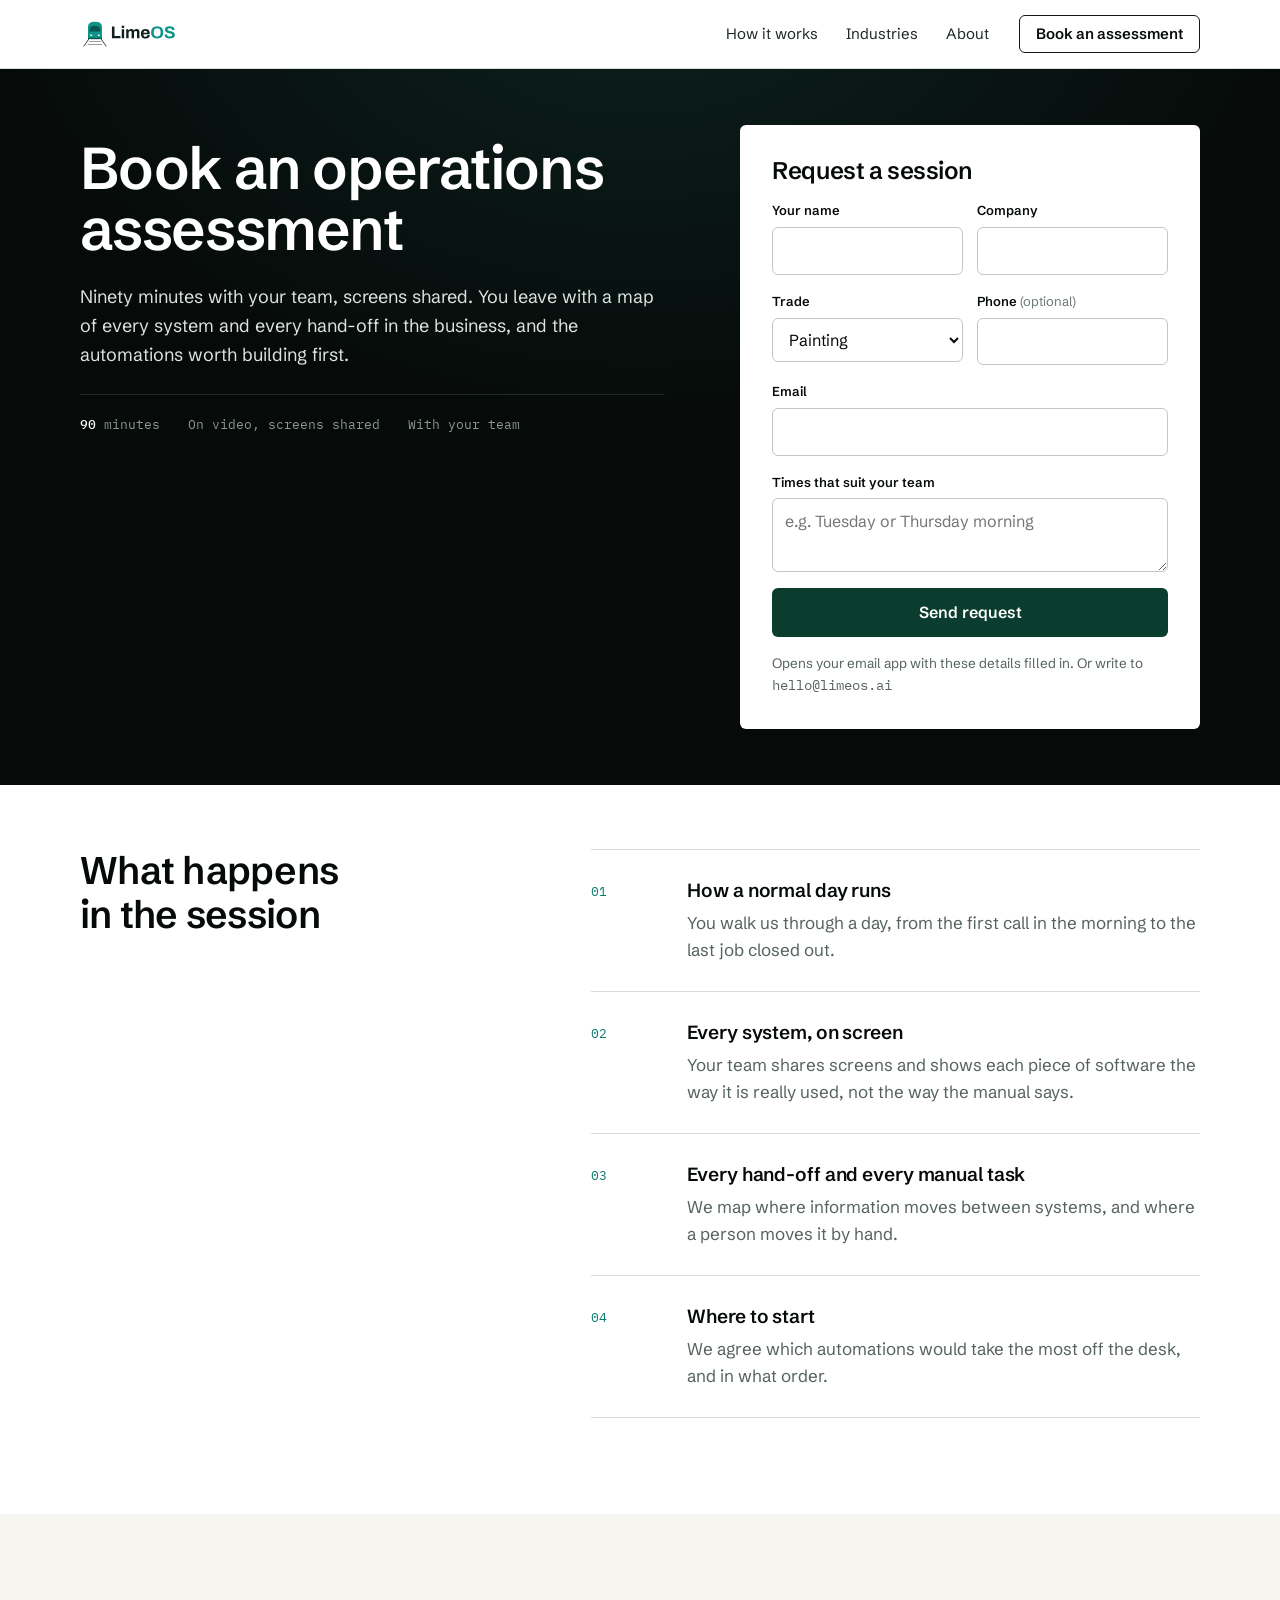
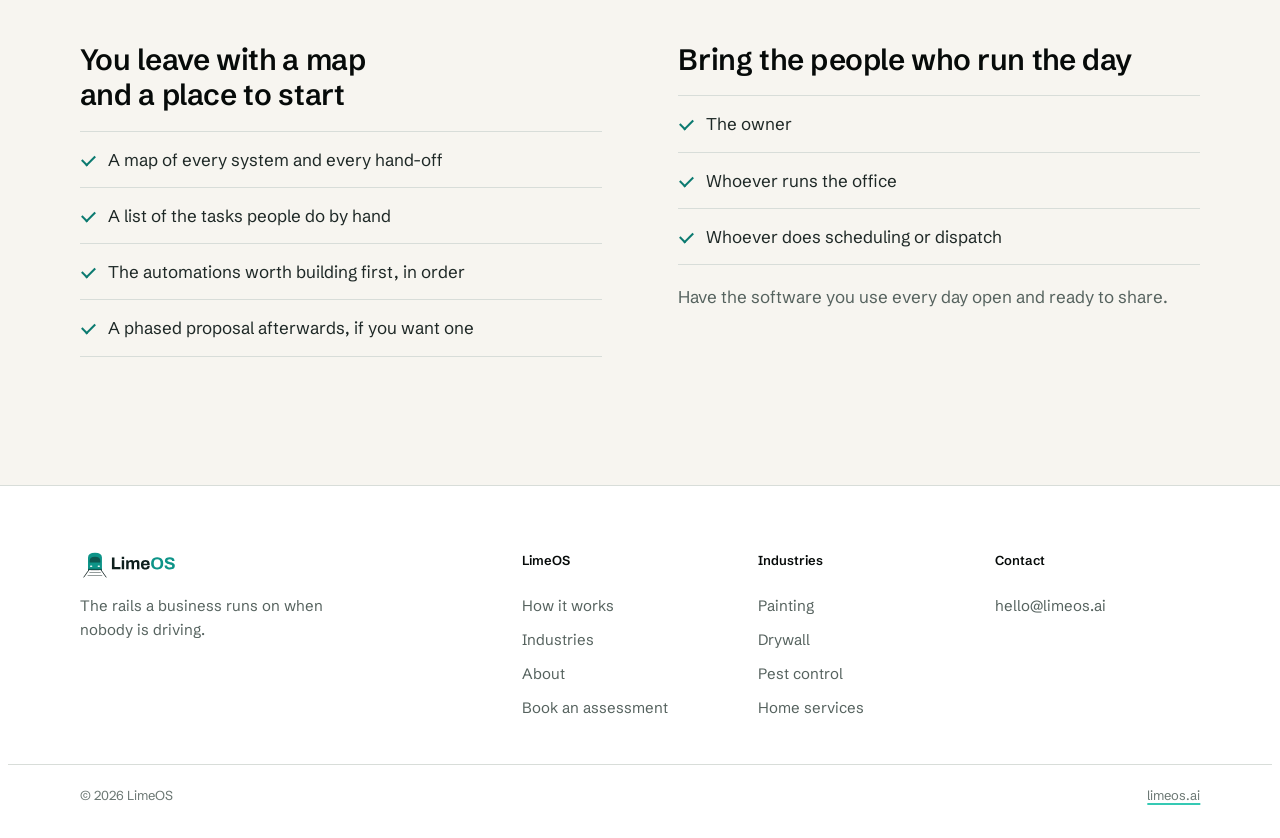
<file: services/assessment.html>
<!doctype html>
<html lang="en">
<head>
<meta charset="utf-8">
<meta name="viewport" content="width=device-width, initial-scale=1, viewport-fit=cover">
<title>Book an assessment | LimeOS</title>
<meta name="description" content="Ninety minutes with your team, screens shared. Leave with a map of every system and hand-off, and the automations worth building first.">
<meta name="theme-color" content="#FFFFFF">
<link rel="canonical" href="https://limeos.ai/services/assessment">
<meta property="og:type" content="website">
<meta property="og:url" content="https://limeos.ai/services/assessment">
<meta property="og:site_name" content="LimeOS">
<meta property="og:title" content="Book an operations assessment">
<meta property="og:description" content="Ninety minutes with your team, screens shared. Leave with a map of every system and hand-off, and the automations worth building first.">
<meta property="og:image" content="https://limeos.ai/og.png">
<meta property="og:image:width" content="1200">
<meta property="og:image:height" content="630">
<meta name="twitter:card" content="summary_large_image">
<link rel="icon" href="data:image/svg+xml,%3Csvg xmlns=%22http://www.w3.org/2000/svg%22 viewBox=%220 0 512.0 512.0%22 width=%22512%22 height=%22512%22 role=%22img%22 aria-label=%22LimeOS icon%22%3E%3Crect width=%22512%22 height=%22512%22 rx=%22112%22 fill=%22#EFF7F6%22/%3E%3Cg transform=%22translate%2810.52,-31.21%29 scale%282.45479%29%22%3E%3Cpath d=%22M74 132 L38 190 M126 132 L162 190%22 stroke=%22#0E1F1D%22 stroke-width=%227.0%22 stroke-linecap=%22round%22 fill=%22none%22/%3E%3Crect x=%2270%22 y=%22159%22 width=%2259%22 height=%227%22 rx=%222.5%22 fill=%22#0E1F1D%22 opacity=%220.5%22/%3E%3Crect x=%2262%22 y=%22177%22 width=%2277%22 height=%227%22 rx=%222.5%22 fill=%22#0E1F1D%22 opacity=%220.5%22/%3E%3Cpath d=%22M58 148 V74 q0-30 42-30 q42 0 42 30 v74 Z%22 fill=%22#0D9488%22/%3E%3Cpath d=%22M68 92 q0-24 32-24 q32 0 32 24 v10 H68 Z%22 fill=%22#0E1F1D%22 opacity=%220.52%22/%3E%3Crect x=%2270%22 y=%22120%22 width=%2214%22 height=%229%22 rx=%224.5%22 fill=%22#FFFFFF%22 opacity=%22.92%22/%3E%3Crect x=%22116%22 y=%22120%22 width=%2214%22 height=%229%22 rx=%224.5%22 fill=%22#FFFFFF%22 opacity=%22.92%22/%3E%3Crect x=%2258%22 y=%22140%22 width=%2284%22 height=%228%22 fill=%22#0E1F1D%22 opacity=%220.52%22/%3E%3C/g%3E%3C/svg%3E">
<script>(function(){var p=location.pathname,c=p.replace(/index(\.html)?$/,"").replace(/\.html$/,"");if(c!==p)history.replaceState(null,"",c+location.search+location.hash);})();</script>
<link rel="preconnect" href="https://fonts.googleapis.com">
<link rel="preconnect" href="https://fonts.gstatic.com" crossorigin>
<link rel="stylesheet" href="https://fonts.googleapis.com/css2?family=Schibsted+Grotesk:wght@400;500;600;700&family=IBM+Plex+Mono:wght@400;500&display=swap">
<link rel="stylesheet" href="/services/site.css">
</head>
<body>
<div class="nav" id="top">
  <div class="wrap">
    <a class="brand" href="/services/" aria-label="LimeOS home"><svg xmlns="http://www.w3.org/2000/svg" viewBox="0 0 617 188" aria-hidden="true" focusable="false"><g transform="translate(18.00,18.00)"><g transform="translate(-28.05,-45.72) scale(1.03904)"><path d="M74 132 L33 190 M126 132 L167 190" stroke="#0E1F1D" stroke-width="5.0" stroke-linecap="round" fill="none"/><rect x="74" y="142" width="52" height="7" rx="2.5" fill="#0E1F1D" opacity="0.44"/><rect x="66" y="159" width="69" height="7" rx="2.5" fill="#0E1F1D" opacity="0.44"/><rect x="55" y="177" width="89" height="7" rx="2.5" fill="#0E1F1D" opacity="0.44"/><path d="M58 148 V74 q0-30 42-30 q42 0 42 30 v74 Z" fill="#0D9488"/><path d="M68 92 q0-24 32-24 q32 0 32 24 v10 H68 Z" fill="#0E1F1D" opacity="0.52"/><rect x="70" y="120" width="14" height="9" rx="4.5" fill="#FFFFFF" opacity=".92"/><rect x="116" y="120" width="14" height="9" rx="4.5" fill="#FFFFFF" opacity=".92"/><rect x="58" y="140" width="84" height="8" fill="#0E1F1D" opacity="0.52"/></g></g><g transform="translate(191.90,120.86)"><g fill="#0E1F1D"><path d="M76 0V686H225V127H571V0Z" transform="translate(0.00,0) scale(0.10787,-0.10787)"/><path d="M64 603V723H203V603ZM64 0V526H203V0Z" transform="translate(62.86,0) scale(0.10787,-0.10787)"/><path d="M64 0V526H179L190 454H197Q214 480 237.5 499.0Q261 518 290.5 528.0Q320 538 354 538Q404 538 440.5 518.0Q477 498 497 454H504Q521 480 545.0 499.0Q569 518 600.0 528.0Q631 538 666 538Q716 538 752.5 520.0Q789 502 810.0 461.5Q831 421 831 357V0H692V332Q692 357 686.5 374.5Q681 392 671.0 402.5Q661 413 646.0 418.0Q631 423 614 423Q586 423 564.0 408.0Q542 393 529.5 367.0Q517 341 517 307V0H378V332Q378 357 372.5 374.5Q367 392 357.0 402.5Q347 413 332.5 418.0Q318 423 300 423Q273 423 250.5 408.0Q228 393 215.5 367.0Q203 341 203 307V0Z" transform="translate(90.78,0) scale(0.10787,-0.10787)"/><path d="M303 -12Q216 -12 157.0 17.5Q98 47 68.0 108.0Q38 169 38 263Q38 358 68.0 418.5Q98 479 156.5 508.5Q215 538 300 538Q380 538 435.0 509.5Q490 481 518.0 421.5Q546 362 546 268V232H179Q181 186 193.5 154.0Q206 122 232.5 106.5Q259 91 303 91Q327 91 346.5 97.0Q366 103 380.0 115.0Q394 127 402.0 145.0Q410 163 410 186H546Q546 136 528.0 99.0Q510 62 478.0 37.5Q446 13 401.5 0.5Q357 -12 303 -12ZM181 320H403Q403 350 395.5 372.0Q388 394 375.0 408.0Q362 422 343.5 428.5Q325 435 302 435Q264 435 238.5 422.5Q213 410 199.5 384.5Q186 359 181 320Z" transform="translate(186.00,0) scale(0.10787,-0.10787)"/></g><g fill="#0D9488" transform="translate(249.00,0)"><path d="M396 -12Q287 -12 208.0 27.0Q129 66 87.0 145.0Q45 224 45 343Q45 464 87.0 542.5Q129 621 208.0 659.5Q287 698 396 698Q507 698 585.5 659.5Q664 621 706.0 542.5Q748 464 748 343Q748 224 706.0 145.0Q664 66 585.5 27.0Q507 -12 396 -12ZM396 110Q445 110 482.0 124.0Q519 138 544.0 166.0Q569 194 582.0 234.5Q595 275 595 327V358Q595 411 582.0 452.0Q569 493 544.0 520.5Q519 548 482.0 562.0Q445 576 396 576Q348 576 311.0 562.0Q274 548 249.0 520.5Q224 493 211.5 452.0Q199 411 199 358V327Q199 275 211.5 234.5Q224 194 249.0 166.0Q274 138 311.0 124.0Q348 110 396 110Z" transform="translate(0.00,0) scale(0.10787,-0.10787)"/><path d="M343 -12Q283 -12 229.0 0.0Q175 12 133.5 38.5Q92 65 68.5 105.5Q45 146 45 204Q45 209 45.0 214.5Q45 220 46 223H194Q193 220 193.0 215.0Q193 210 193 206Q193 174 210.5 152.0Q228 130 262.0 119.0Q296 108 341 108Q370 108 392.5 111.5Q415 115 432.5 121.5Q450 128 461.5 137.0Q473 146 478.5 158.0Q484 170 484 185Q484 212 466.5 229.0Q449 246 418.5 258.0Q388 270 350.0 280.0Q312 290 272.0 300.5Q232 311 194.0 326.5Q156 342 126.0 364.0Q96 386 78.0 420.0Q60 454 60 502Q60 553 81.5 590.0Q103 627 142.0 651.0Q181 675 232.0 686.5Q283 698 343 698Q399 698 449.0 686.5Q499 675 537.0 650.0Q575 625 596.5 587.0Q618 549 618 497V485H473V493Q473 520 457.0 539.0Q441 558 412.0 569.0Q383 580 344 580Q302 580 272.5 572.0Q243 564 227.5 548.5Q212 533 212 512Q212 488 229.5 472.5Q247 457 277.5 445.5Q308 434 346.0 425.0Q384 416 424.0 405.0Q464 394 502.0 379.0Q540 364 570.0 341.5Q600 319 618.0 286.0Q636 253 636 207Q636 128 598.0 80.0Q560 32 494.0 10.0Q428 -12 343 -12Z" transform="translate(84.65,0) scale(0.10787,-0.10787)"/></g></g></svg></a>
    <nav class="links" aria-label="Primary">
      <a href="/services/how-it-works" data-nav="how-it-works">How it works</a>
      <a href="/services/industries" data-nav="industries">Industries</a>
      <a href="/services/about" data-nav="about">About</a>
    </nav>
    <details class="menu">
      <summary>Menu</summary>
      <div class="menu-panel">
        <a href="/services/" data-nav="home">Home</a>
        <a href="/services/how-it-works" data-nav="how-it-works">How it works</a>
        <a href="/services/industries" data-nav="industries">Industries</a>
        <a href="/services/about" data-nav="about">About</a>
        <a class="btn btn-primary" href="/services/assessment" data-nav="assessment" aria-current="page">Book an assessment</a>
      </div>
    </details>
    <a class="btn btn-secondary btn-nav" href="/services/assessment" data-nav="assessment" aria-current="page">Book an assessment</a>
  </div>
</div>
<main>
<header class="dark book-hero">
  <div class="wrap">
    <div class="intro">
      <h1>Book an operations assessment</h1>
      <p class="lede">Ninety minutes with your team, screens shared. You leave with a map of
        every system and every hand-off in the business, and the automations worth building
        first.</p>
      <div class="facts"><span><b>90</b> minutes</span><span>On video, screens shared</span><span>With your team</span></div>
    </div>

    <form class="booking" id="booking" novalidate>
      <h2>Request a session</h2>
      <div class="row2">
        <div class="field"><label for="b-name">Your name</label>
          <input id="b-name" name="name" autocomplete="name" required></div>
        <div class="field"><label for="b-company">Company</label>
          <input id="b-company" name="company" autocomplete="organization" required></div>
      </div>
      <div class="row2">
        <div class="field"><label for="b-trade">Trade</label>
          <select id="b-trade" name="trade">
            <option>Painting</option><option>Drywall</option><option>Pest control</option>
            <option>Home services</option><option>Other</option>
          </select></div>
        <div class="field"><label for="b-phone">Phone <span>(optional)</span></label>
          <input id="b-phone" name="phone" type="tel" autocomplete="tel"></div>
      </div>
      <div class="field"><label for="b-email">Email</label>
        <input id="b-email" name="email" type="email" autocomplete="email" required></div>
      <div class="field"><label for="b-times">Times that suit your team</label>
        <textarea id="b-times" name="times" rows="2" placeholder="e.g. Tuesday or Thursday morning"></textarea></div>
      <button class="btn btn-primary" type="submit">Send request</button>
      <p class="note" id="b-note" aria-live="polite">Opens your email app with these details
        filled in. Or write to <span class="mail">hello@limeos.ai</span></p>
    </form>
  </div>
</header>

<section class="s-first">
  <div class="wrap duo">
    <h2>What happens in the session</h2>
    <ol class="numbered">
      <li><span class="n">01</span><div><h3>How a normal day runs</h3>
        <p>You walk us through a day, from the first call in the morning to the last job
          closed out.</p></div></li>
      <li><span class="n">02</span><div><h3>Every system, on screen</h3>
        <p>Your team shares screens and shows each piece of software the way it is really
          used, not the way the manual says.</p></div></li>
      <li><span class="n">03</span><div><h3>Every hand-off and every manual task</h3>
        <p>We map where information moves between systems, and where a person moves it by
          hand.</p></div></li>
      <li><span class="n">04</span><div><h3>Where to start</h3>
        <p>We agree which automations would take the most off the desk, and in what order.</p></div></li>
    </ol>
  </div>
</section>

<section class="s-128 warm">
  <div class="wrap duo even">
    <div class="copy">
      <h2 class="h-sm">You leave with a map and a place to start</h2>
      <ul class="ticks">
        <li>A map of every system and every hand-off</li>
        <li>A list of the tasks people do by hand</li>
        <li>The automations worth building first, in order</li>
        <li>A phased proposal afterwards, if you want one</li>
      </ul>
    </div>
    <div class="copy">
      <h2 class="h-sm">Bring the people who run the day</h2>
      <ul class="ticks">
        <li>The owner</li>
        <li>Whoever runs the office</li>
        <li>Whoever does scheduling or dispatch</li>
      </ul>
      <p>Have the software you use every day open and ready to share.</p>
    </div>
  </div>
</section>

<script>
(function(){
  var form = document.getElementById("booking");
  if (!form) return;
  var note = document.getElementById("b-note");
  function val(id){ return document.getElementById(id).value.trim(); }
  form.addEventListener("submit", function(e){
    e.preventDefault();
    var first = null;
    ["b-name", "b-company", "b-email"].forEach(function(id){
      var el = document.getElementById(id), v = el.value.trim();
      var bad = !v || (el.type === "email" && !/^[^@\s]+@[^@\s]+\.[^@\s]+$/.test(v));
      el.setAttribute("aria-invalid", bad ? "true" : "false");
      if (bad && !first) first = el;
    });
    if (first){
      note.textContent = "Add your name, company and a valid email, then send.";
      first.focus();
      return;
    }
    var body = [
      "Name: " + val("b-name"),
      "Company: " + val("b-company"),
      "Trade: " + val("b-trade"),
      "Email: " + val("b-email"),
      "Phone: " + (val("b-phone") || "-"),
      "",
      "Times that suit us: " + (val("b-times") || "-")
    ].join("\n");
    location.href = "mailto:hello@limeos.ai?subject=" +
      encodeURIComponent("Operations assessment: " + val("b-company")) +
      "&body=" + encodeURIComponent(body);
    note.textContent = "Your email app should open with the request ready to send. If it doesn't, write to hello@limeos.ai.";
  });
})();
</script>

</main>
<footer class="footer">
  <div class="wrap foot-in">
    <div>
      <a class="brand" href="/services/" aria-label="LimeOS home"><svg xmlns="http://www.w3.org/2000/svg" viewBox="0 0 617 188" aria-hidden="true" focusable="false"><g transform="translate(18.00,18.00)"><g transform="translate(-28.05,-45.72) scale(1.03904)"><path d="M74 132 L33 190 M126 132 L167 190" stroke="#0E1F1D" stroke-width="5.0" stroke-linecap="round" fill="none"/><rect x="74" y="142" width="52" height="7" rx="2.5" fill="#0E1F1D" opacity="0.44"/><rect x="66" y="159" width="69" height="7" rx="2.5" fill="#0E1F1D" opacity="0.44"/><rect x="55" y="177" width="89" height="7" rx="2.5" fill="#0E1F1D" opacity="0.44"/><path d="M58 148 V74 q0-30 42-30 q42 0 42 30 v74 Z" fill="#0D9488"/><path d="M68 92 q0-24 32-24 q32 0 32 24 v10 H68 Z" fill="#0E1F1D" opacity="0.52"/><rect x="70" y="120" width="14" height="9" rx="4.5" fill="#FFFFFF" opacity=".92"/><rect x="116" y="120" width="14" height="9" rx="4.5" fill="#FFFFFF" opacity=".92"/><rect x="58" y="140" width="84" height="8" fill="#0E1F1D" opacity="0.52"/></g></g><g transform="translate(191.90,120.86)"><g fill="#0E1F1D"><path d="M76 0V686H225V127H571V0Z" transform="translate(0.00,0) scale(0.10787,-0.10787)"/><path d="M64 603V723H203V603ZM64 0V526H203V0Z" transform="translate(62.86,0) scale(0.10787,-0.10787)"/><path d="M64 0V526H179L190 454H197Q214 480 237.5 499.0Q261 518 290.5 528.0Q320 538 354 538Q404 538 440.5 518.0Q477 498 497 454H504Q521 480 545.0 499.0Q569 518 600.0 528.0Q631 538 666 538Q716 538 752.5 520.0Q789 502 810.0 461.5Q831 421 831 357V0H692V332Q692 357 686.5 374.5Q681 392 671.0 402.5Q661 413 646.0 418.0Q631 423 614 423Q586 423 564.0 408.0Q542 393 529.5 367.0Q517 341 517 307V0H378V332Q378 357 372.5 374.5Q367 392 357.0 402.5Q347 413 332.5 418.0Q318 423 300 423Q273 423 250.5 408.0Q228 393 215.5 367.0Q203 341 203 307V0Z" transform="translate(90.78,0) scale(0.10787,-0.10787)"/><path d="M303 -12Q216 -12 157.0 17.5Q98 47 68.0 108.0Q38 169 38 263Q38 358 68.0 418.5Q98 479 156.5 508.5Q215 538 300 538Q380 538 435.0 509.5Q490 481 518.0 421.5Q546 362 546 268V232H179Q181 186 193.5 154.0Q206 122 232.5 106.5Q259 91 303 91Q327 91 346.5 97.0Q366 103 380.0 115.0Q394 127 402.0 145.0Q410 163 410 186H546Q546 136 528.0 99.0Q510 62 478.0 37.5Q446 13 401.5 0.5Q357 -12 303 -12ZM181 320H403Q403 350 395.5 372.0Q388 394 375.0 408.0Q362 422 343.5 428.5Q325 435 302 435Q264 435 238.5 422.5Q213 410 199.5 384.5Q186 359 181 320Z" transform="translate(186.00,0) scale(0.10787,-0.10787)"/></g><g fill="#0D9488" transform="translate(249.00,0)"><path d="M396 -12Q287 -12 208.0 27.0Q129 66 87.0 145.0Q45 224 45 343Q45 464 87.0 542.5Q129 621 208.0 659.5Q287 698 396 698Q507 698 585.5 659.5Q664 621 706.0 542.5Q748 464 748 343Q748 224 706.0 145.0Q664 66 585.5 27.0Q507 -12 396 -12ZM396 110Q445 110 482.0 124.0Q519 138 544.0 166.0Q569 194 582.0 234.5Q595 275 595 327V358Q595 411 582.0 452.0Q569 493 544.0 520.5Q519 548 482.0 562.0Q445 576 396 576Q348 576 311.0 562.0Q274 548 249.0 520.5Q224 493 211.5 452.0Q199 411 199 358V327Q199 275 211.5 234.5Q224 194 249.0 166.0Q274 138 311.0 124.0Q348 110 396 110Z" transform="translate(0.00,0) scale(0.10787,-0.10787)"/><path d="M343 -12Q283 -12 229.0 0.0Q175 12 133.5 38.5Q92 65 68.5 105.5Q45 146 45 204Q45 209 45.0 214.5Q45 220 46 223H194Q193 220 193.0 215.0Q193 210 193 206Q193 174 210.5 152.0Q228 130 262.0 119.0Q296 108 341 108Q370 108 392.5 111.5Q415 115 432.5 121.5Q450 128 461.5 137.0Q473 146 478.5 158.0Q484 170 484 185Q484 212 466.5 229.0Q449 246 418.5 258.0Q388 270 350.0 280.0Q312 290 272.0 300.5Q232 311 194.0 326.5Q156 342 126.0 364.0Q96 386 78.0 420.0Q60 454 60 502Q60 553 81.5 590.0Q103 627 142.0 651.0Q181 675 232.0 686.5Q283 698 343 698Q399 698 449.0 686.5Q499 675 537.0 650.0Q575 625 596.5 587.0Q618 549 618 497V485H473V493Q473 520 457.0 539.0Q441 558 412.0 569.0Q383 580 344 580Q302 580 272.5 572.0Q243 564 227.5 548.5Q212 533 212 512Q212 488 229.5 472.5Q247 457 277.5 445.5Q308 434 346.0 425.0Q384 416 424.0 405.0Q464 394 502.0 379.0Q540 364 570.0 341.5Q600 319 618.0 286.0Q636 253 636 207Q636 128 598.0 80.0Q560 32 494.0 10.0Q428 -12 343 -12Z" transform="translate(84.65,0) scale(0.10787,-0.10787)"/></g></g></svg></a>
      <p class="tag">The rails a business runs on when nobody is driving.</p>
    </div>
    <nav aria-label="Pages">
      <h4>LimeOS</h4>
      <a href="/services/how-it-works">How it works</a>
      <a href="/services/industries">Industries</a>
      <a href="/services/about">About</a>
      <a href="/services/assessment">Book an assessment</a>
    </nav>
    <nav aria-label="Industries">
      <h4>Industries</h4>
      <a href="/services/industries#painting">Painting</a>
      <a href="/services/industries#drywall">Drywall</a>
      <a href="/services/industries#pest-control">Pest control</a>
      <a href="/services/industries#home-services">Home services</a>
    </nav>
    <div class="col">
      <h4>Contact</h4>
      <a href="mailto:hello@limeos.ai">hello@limeos.ai</a>
    </div>
  </div>
  <div class="wrap foot-base">
    <span>© 2026 LimeOS</span>
    <a href="https://limeos.ai/">limeos.ai</a>
  </div>
</footer>
</body>
</html>
</file>
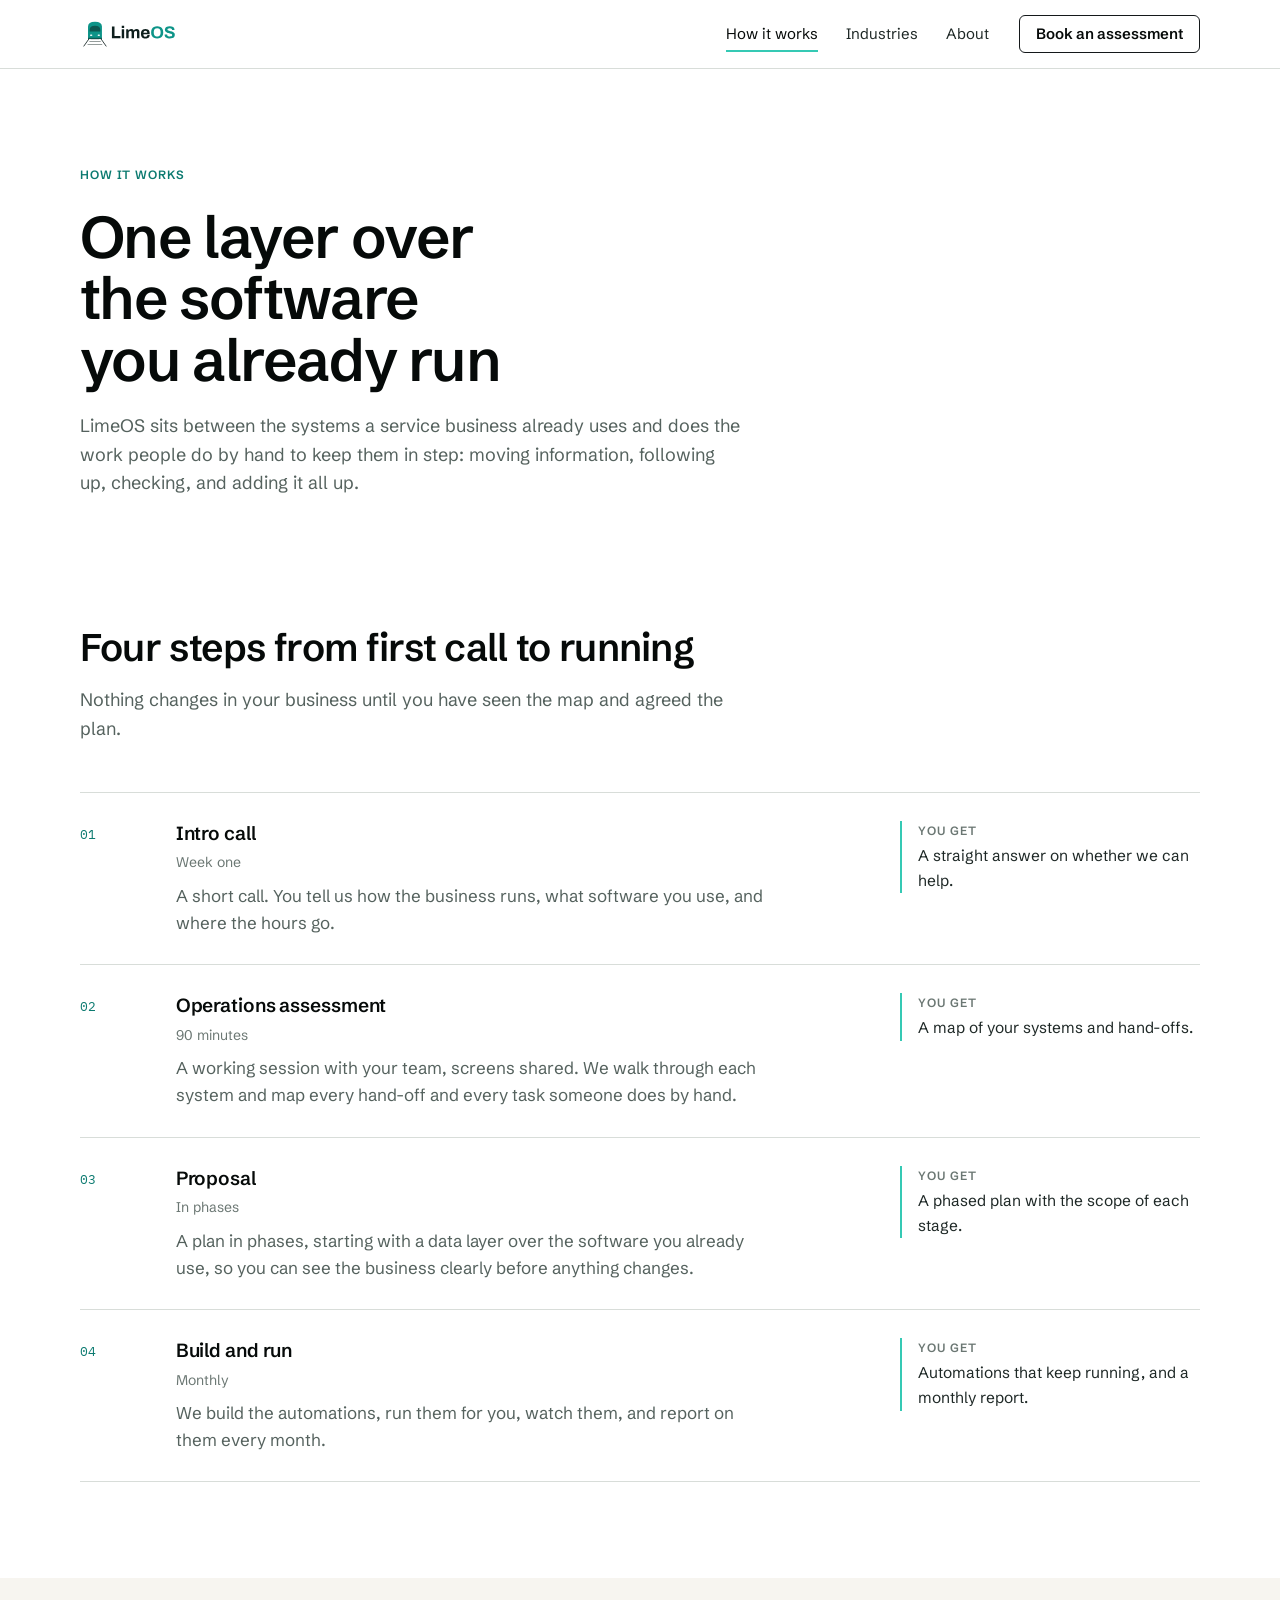
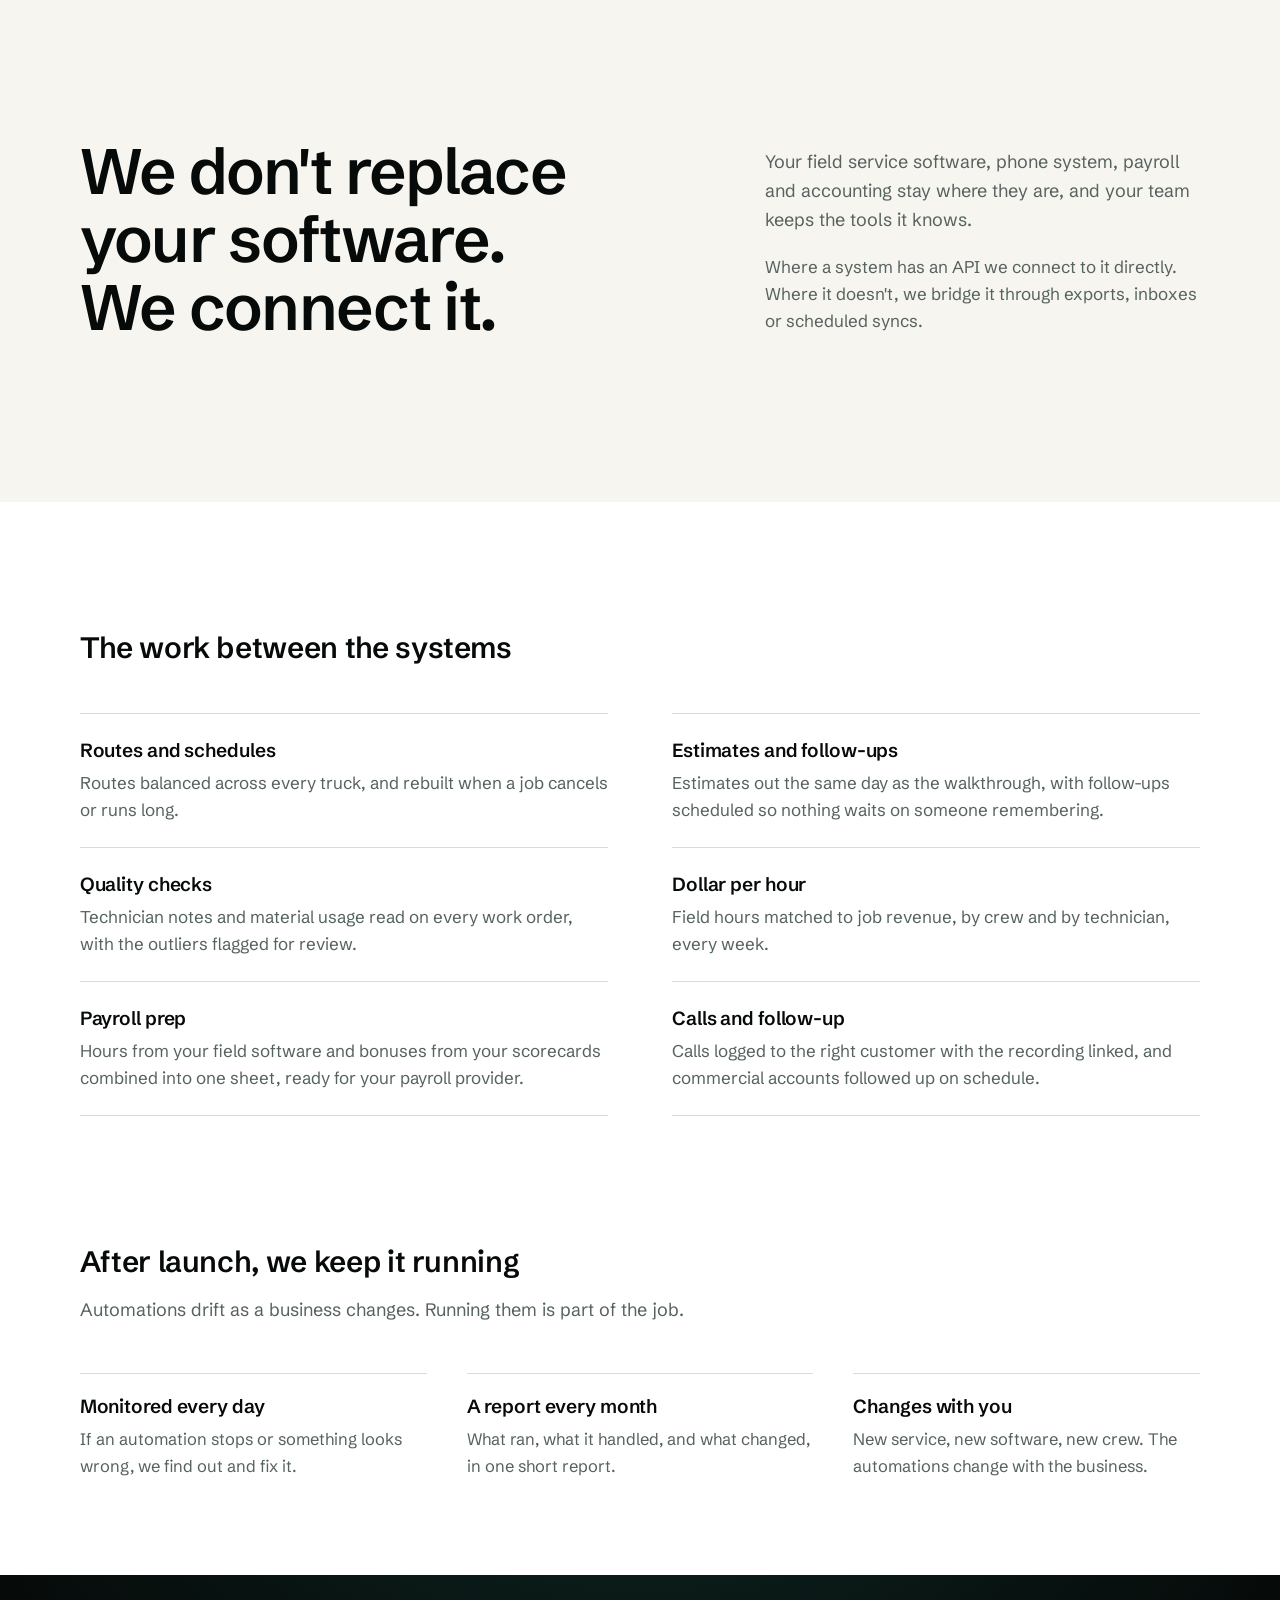
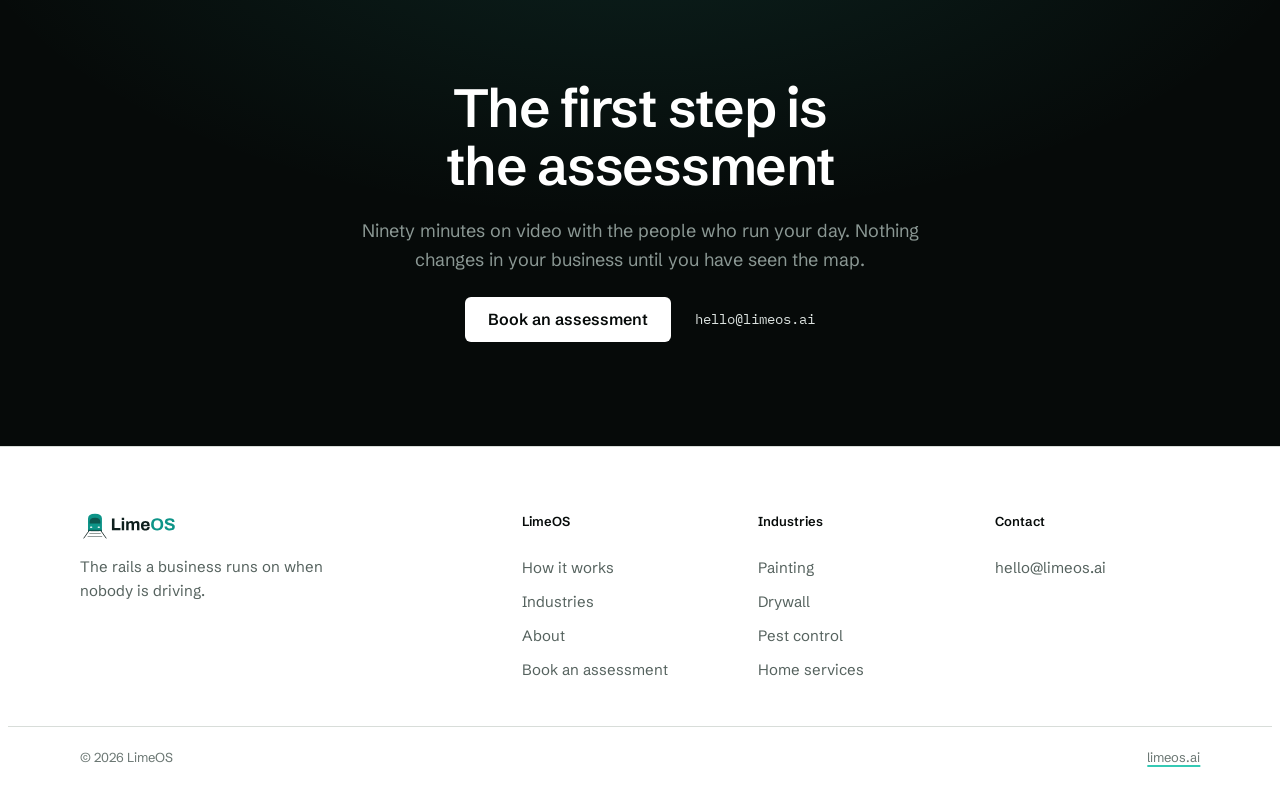
<file: services/how-it-works.html>
<!doctype html>
<html lang="en">
<head>
<meta charset="utf-8">
<meta name="viewport" content="width=device-width, initial-scale=1, viewport-fit=cover">
<title>How it works | LimeOS</title>
<meta name="description" content="One layer over the software a service business already runs: routing, estimates, quality checks, dollar per hour, payroll prep and calls.">
<meta name="theme-color" content="#FFFFFF">
<link rel="canonical" href="https://limeos.ai/services/how-it-works">
<meta property="og:type" content="website">
<meta property="og:url" content="https://limeos.ai/services/how-it-works">
<meta property="og:site_name" content="LimeOS">
<meta property="og:title" content="How LimeOS works">
<meta property="og:description" content="One layer over the software a service business already runs: routing, estimates, quality checks, dollar per hour, payroll prep and calls.">
<meta property="og:image" content="https://limeos.ai/og.png">
<meta property="og:image:width" content="1200">
<meta property="og:image:height" content="630">
<meta name="twitter:card" content="summary_large_image">
<link rel="icon" href="data:image/svg+xml,%3Csvg xmlns=%22http://www.w3.org/2000/svg%22 viewBox=%220 0 512.0 512.0%22 width=%22512%22 height=%22512%22 role=%22img%22 aria-label=%22LimeOS icon%22%3E%3Crect width=%22512%22 height=%22512%22 rx=%22112%22 fill=%22#EFF7F6%22/%3E%3Cg transform=%22translate%2810.52,-31.21%29 scale%282.45479%29%22%3E%3Cpath d=%22M74 132 L38 190 M126 132 L162 190%22 stroke=%22#0E1F1D%22 stroke-width=%227.0%22 stroke-linecap=%22round%22 fill=%22none%22/%3E%3Crect x=%2270%22 y=%22159%22 width=%2259%22 height=%227%22 rx=%222.5%22 fill=%22#0E1F1D%22 opacity=%220.5%22/%3E%3Crect x=%2262%22 y=%22177%22 width=%2277%22 height=%227%22 rx=%222.5%22 fill=%22#0E1F1D%22 opacity=%220.5%22/%3E%3Cpath d=%22M58 148 V74 q0-30 42-30 q42 0 42 30 v74 Z%22 fill=%22#0D9488%22/%3E%3Cpath d=%22M68 92 q0-24 32-24 q32 0 32 24 v10 H68 Z%22 fill=%22#0E1F1D%22 opacity=%220.52%22/%3E%3Crect x=%2270%22 y=%22120%22 width=%2214%22 height=%229%22 rx=%224.5%22 fill=%22#FFFFFF%22 opacity=%22.92%22/%3E%3Crect x=%22116%22 y=%22120%22 width=%2214%22 height=%229%22 rx=%224.5%22 fill=%22#FFFFFF%22 opacity=%22.92%22/%3E%3Crect x=%2258%22 y=%22140%22 width=%2284%22 height=%228%22 fill=%22#0E1F1D%22 opacity=%220.52%22/%3E%3C/g%3E%3C/svg%3E">
<script>(function(){var p=location.pathname,c=p.replace(/index(\.html)?$/,"").replace(/\.html$/,"");if(c!==p)history.replaceState(null,"",c+location.search+location.hash);})();</script>
<link rel="preconnect" href="https://fonts.googleapis.com">
<link rel="preconnect" href="https://fonts.gstatic.com" crossorigin>
<link rel="stylesheet" href="https://fonts.googleapis.com/css2?family=Schibsted+Grotesk:wght@400;500;600;700&family=IBM+Plex+Mono:wght@400;500&display=swap">
<link rel="stylesheet" href="/services/site.css">
</head>
<body>
<div class="nav" id="top">
  <div class="wrap">
    <a class="brand" href="/services/" aria-label="LimeOS home"><svg xmlns="http://www.w3.org/2000/svg" viewBox="0 0 617 188" aria-hidden="true" focusable="false"><g transform="translate(18.00,18.00)"><g transform="translate(-28.05,-45.72) scale(1.03904)"><path d="M74 132 L33 190 M126 132 L167 190" stroke="#0E1F1D" stroke-width="5.0" stroke-linecap="round" fill="none"/><rect x="74" y="142" width="52" height="7" rx="2.5" fill="#0E1F1D" opacity="0.44"/><rect x="66" y="159" width="69" height="7" rx="2.5" fill="#0E1F1D" opacity="0.44"/><rect x="55" y="177" width="89" height="7" rx="2.5" fill="#0E1F1D" opacity="0.44"/><path d="M58 148 V74 q0-30 42-30 q42 0 42 30 v74 Z" fill="#0D9488"/><path d="M68 92 q0-24 32-24 q32 0 32 24 v10 H68 Z" fill="#0E1F1D" opacity="0.52"/><rect x="70" y="120" width="14" height="9" rx="4.5" fill="#FFFFFF" opacity=".92"/><rect x="116" y="120" width="14" height="9" rx="4.5" fill="#FFFFFF" opacity=".92"/><rect x="58" y="140" width="84" height="8" fill="#0E1F1D" opacity="0.52"/></g></g><g transform="translate(191.90,120.86)"><g fill="#0E1F1D"><path d="M76 0V686H225V127H571V0Z" transform="translate(0.00,0) scale(0.10787,-0.10787)"/><path d="M64 603V723H203V603ZM64 0V526H203V0Z" transform="translate(62.86,0) scale(0.10787,-0.10787)"/><path d="M64 0V526H179L190 454H197Q214 480 237.5 499.0Q261 518 290.5 528.0Q320 538 354 538Q404 538 440.5 518.0Q477 498 497 454H504Q521 480 545.0 499.0Q569 518 600.0 528.0Q631 538 666 538Q716 538 752.5 520.0Q789 502 810.0 461.5Q831 421 831 357V0H692V332Q692 357 686.5 374.5Q681 392 671.0 402.5Q661 413 646.0 418.0Q631 423 614 423Q586 423 564.0 408.0Q542 393 529.5 367.0Q517 341 517 307V0H378V332Q378 357 372.5 374.5Q367 392 357.0 402.5Q347 413 332.5 418.0Q318 423 300 423Q273 423 250.5 408.0Q228 393 215.5 367.0Q203 341 203 307V0Z" transform="translate(90.78,0) scale(0.10787,-0.10787)"/><path d="M303 -12Q216 -12 157.0 17.5Q98 47 68.0 108.0Q38 169 38 263Q38 358 68.0 418.5Q98 479 156.5 508.5Q215 538 300 538Q380 538 435.0 509.5Q490 481 518.0 421.5Q546 362 546 268V232H179Q181 186 193.5 154.0Q206 122 232.5 106.5Q259 91 303 91Q327 91 346.5 97.0Q366 103 380.0 115.0Q394 127 402.0 145.0Q410 163 410 186H546Q546 136 528.0 99.0Q510 62 478.0 37.5Q446 13 401.5 0.5Q357 -12 303 -12ZM181 320H403Q403 350 395.5 372.0Q388 394 375.0 408.0Q362 422 343.5 428.5Q325 435 302 435Q264 435 238.5 422.5Q213 410 199.5 384.5Q186 359 181 320Z" transform="translate(186.00,0) scale(0.10787,-0.10787)"/></g><g fill="#0D9488" transform="translate(249.00,0)"><path d="M396 -12Q287 -12 208.0 27.0Q129 66 87.0 145.0Q45 224 45 343Q45 464 87.0 542.5Q129 621 208.0 659.5Q287 698 396 698Q507 698 585.5 659.5Q664 621 706.0 542.5Q748 464 748 343Q748 224 706.0 145.0Q664 66 585.5 27.0Q507 -12 396 -12ZM396 110Q445 110 482.0 124.0Q519 138 544.0 166.0Q569 194 582.0 234.5Q595 275 595 327V358Q595 411 582.0 452.0Q569 493 544.0 520.5Q519 548 482.0 562.0Q445 576 396 576Q348 576 311.0 562.0Q274 548 249.0 520.5Q224 493 211.5 452.0Q199 411 199 358V327Q199 275 211.5 234.5Q224 194 249.0 166.0Q274 138 311.0 124.0Q348 110 396 110Z" transform="translate(0.00,0) scale(0.10787,-0.10787)"/><path d="M343 -12Q283 -12 229.0 0.0Q175 12 133.5 38.5Q92 65 68.5 105.5Q45 146 45 204Q45 209 45.0 214.5Q45 220 46 223H194Q193 220 193.0 215.0Q193 210 193 206Q193 174 210.5 152.0Q228 130 262.0 119.0Q296 108 341 108Q370 108 392.5 111.5Q415 115 432.5 121.5Q450 128 461.5 137.0Q473 146 478.5 158.0Q484 170 484 185Q484 212 466.5 229.0Q449 246 418.5 258.0Q388 270 350.0 280.0Q312 290 272.0 300.5Q232 311 194.0 326.5Q156 342 126.0 364.0Q96 386 78.0 420.0Q60 454 60 502Q60 553 81.5 590.0Q103 627 142.0 651.0Q181 675 232.0 686.5Q283 698 343 698Q399 698 449.0 686.5Q499 675 537.0 650.0Q575 625 596.5 587.0Q618 549 618 497V485H473V493Q473 520 457.0 539.0Q441 558 412.0 569.0Q383 580 344 580Q302 580 272.5 572.0Q243 564 227.5 548.5Q212 533 212 512Q212 488 229.5 472.5Q247 457 277.5 445.5Q308 434 346.0 425.0Q384 416 424.0 405.0Q464 394 502.0 379.0Q540 364 570.0 341.5Q600 319 618.0 286.0Q636 253 636 207Q636 128 598.0 80.0Q560 32 494.0 10.0Q428 -12 343 -12Z" transform="translate(84.65,0) scale(0.10787,-0.10787)"/></g></g></svg></a>
    <nav class="links" aria-label="Primary">
      <a href="/services/how-it-works" data-nav="how-it-works" aria-current="page">How it works</a>
      <a href="/services/industries" data-nav="industries">Industries</a>
      <a href="/services/about" data-nav="about">About</a>
    </nav>
    <details class="menu">
      <summary>Menu</summary>
      <div class="menu-panel">
        <a href="/services/" data-nav="home">Home</a>
        <a href="/services/how-it-works" data-nav="how-it-works" aria-current="page">How it works</a>
        <a href="/services/industries" data-nav="industries">Industries</a>
        <a href="/services/about" data-nav="about">About</a>
        <a class="btn btn-primary" href="/services/assessment" data-nav="assessment">Book an assessment</a>
      </div>
    </details>
    <a class="btn btn-secondary btn-nav" href="/services/assessment" data-nav="assessment">Book an assessment</a>
  </div>
</div>
<main>
<header class="page-hero">
  <div class="wrap">
    <span class="label">How it works</span>
    <h1>One layer over the software you already run</h1>
    <p class="lede">LimeOS sits between the systems a service business already uses and does
      the work people do by hand to keep them in step: moving information, following up,
      checking, and adding it all up.</p>
  </div>
</header>

<section class="s-first">
  <div class="wrap">
    <div class="head">
      <h2>Four steps from first call to running</h2>
      <p class="lede">Nothing changes in your business until you have seen the map and agreed
        the plan.</p>
    </div>
    <ol class="numbered got">
      <li><span class="n">01</span>
        <div><h3>Intro call</h3><span class="when">Week one</span>
          <p>A short call. You tell us how the business runs, what software you use, and
            where the hours go.</p></div>
        <p class="gets"><b>You get</b>A straight answer on whether we can help.</p></li>
      <li><span class="n">02</span>
        <div><h3>Operations assessment</h3><span class="when">90 minutes</span>
          <p>A working session with your team, screens shared. We walk through each system
            and map every hand-off and every task someone does by hand.</p></div>
        <p class="gets"><b>You get</b>A map of your systems and hand-offs.</p></li>
      <li><span class="n">03</span>
        <div><h3>Proposal</h3><span class="when">In phases</span>
          <p>A plan in phases, starting with a data layer over the software you already use,
            so you can see the business clearly before anything changes.</p></div>
        <p class="gets"><b>You get</b>A phased plan with the scope of each stage.</p></li>
      <li><span class="n">04</span>
        <div><h3>Build and run</h3><span class="when">Monthly</span>
          <p>We build the automations, run them for you, watch them, and report on them every
            month.</p></div>
        <p class="gets"><b>You get</b>Automations that keep running, and a monthly report.</p></li>
    </ol>
  </div>
</section>

<section class="s-160 warm statement">
  <div class="wrap duo wide-left">
    <p class="display">We don't replace your software. We connect it.</p>
    <div class="copy" style="padding-top:10px">
      <p class="lede">Your field service software, phone system, payroll and accounting stay
        where they are, and your team keeps the tools it knows.</p>
      <p>Where a system has an API we connect to it directly. Where it doesn't, we bridge it
        through exports, inboxes or scheduled syncs.</p>
    </div>
  </div>
</section>

<section class="s-128">
  <div class="wrap">
    <div class="head">
      <h2 class="h-sm">The work between the systems</h2>
    </div>
    <ul class="hl two">
      <li><h3>Routes and schedules</h3>
        <p>Routes balanced across every truck, and rebuilt when a job cancels or runs long.</p></li>
      <li><h3>Estimates and follow-ups</h3>
        <p>Estimates out the same day as the walkthrough, with follow-ups scheduled so nothing
          waits on someone remembering.</p></li>
      <li><h3>Quality checks</h3>
        <p>Technician notes and material usage read on every work order, with the outliers
          flagged for review.</p></li>
      <li><h3>Dollar per hour</h3>
        <p>Field hours matched to job revenue, by crew and by technician, every week.</p></li>
      <li><h3>Payroll prep</h3>
        <p>Hours from your field software and bonuses from your scorecards combined into one
          sheet, ready for your payroll provider.</p></li>
      <li><h3>Calls and follow-up</h3>
        <p>Calls logged to the right customer with the recording linked, and commercial
          accounts followed up on schedule.</p></li>
    </ul>
  </div>
</section>

<section class="s-96" style="padding-top:0">
  <div class="wrap">
    <div class="head">
      <h2 class="h-sm">After launch, we keep it running</h2>
      <p class="lede">Automations drift as a business changes. Running them is part of the job.</p>
    </div>
    <div class="cols3">
      <div><h3>Monitored every day</h3>
        <p>If an automation stops or something looks wrong, we find out and fix it.</p></div>
      <div><h3>A report every month</h3>
        <p>What ran, what it handled, and what changed, in one short report.</p></div>
      <div><h3>Changes with you</h3>
        <p>New service, new software, new crew. The automations change with the business.</p></div>
    </div>
  </div>
</section>

<section class="dark closing s-band" aria-label="Book an assessment">
  <div class="wrap">
    <h2>The first step is the assessment</h2>
    <p>Ninety minutes on video with the people who run your day. Nothing changes in your business until you have seen the map.</p>
    <div class="actions">
      <a class="btn btn-primary" href="/services/assessment">Book an assessment</a>
      <span class="mail">hello@limeos.ai</span>
    </div>
  </div>
</section>

</main>
<footer class="footer">
  <div class="wrap foot-in">
    <div>
      <a class="brand" href="/services/" aria-label="LimeOS home"><svg xmlns="http://www.w3.org/2000/svg" viewBox="0 0 617 188" aria-hidden="true" focusable="false"><g transform="translate(18.00,18.00)"><g transform="translate(-28.05,-45.72) scale(1.03904)"><path d="M74 132 L33 190 M126 132 L167 190" stroke="#0E1F1D" stroke-width="5.0" stroke-linecap="round" fill="none"/><rect x="74" y="142" width="52" height="7" rx="2.5" fill="#0E1F1D" opacity="0.44"/><rect x="66" y="159" width="69" height="7" rx="2.5" fill="#0E1F1D" opacity="0.44"/><rect x="55" y="177" width="89" height="7" rx="2.5" fill="#0E1F1D" opacity="0.44"/><path d="M58 148 V74 q0-30 42-30 q42 0 42 30 v74 Z" fill="#0D9488"/><path d="M68 92 q0-24 32-24 q32 0 32 24 v10 H68 Z" fill="#0E1F1D" opacity="0.52"/><rect x="70" y="120" width="14" height="9" rx="4.5" fill="#FFFFFF" opacity=".92"/><rect x="116" y="120" width="14" height="9" rx="4.5" fill="#FFFFFF" opacity=".92"/><rect x="58" y="140" width="84" height="8" fill="#0E1F1D" opacity="0.52"/></g></g><g transform="translate(191.90,120.86)"><g fill="#0E1F1D"><path d="M76 0V686H225V127H571V0Z" transform="translate(0.00,0) scale(0.10787,-0.10787)"/><path d="M64 603V723H203V603ZM64 0V526H203V0Z" transform="translate(62.86,0) scale(0.10787,-0.10787)"/><path d="M64 0V526H179L190 454H197Q214 480 237.5 499.0Q261 518 290.5 528.0Q320 538 354 538Q404 538 440.5 518.0Q477 498 497 454H504Q521 480 545.0 499.0Q569 518 600.0 528.0Q631 538 666 538Q716 538 752.5 520.0Q789 502 810.0 461.5Q831 421 831 357V0H692V332Q692 357 686.5 374.5Q681 392 671.0 402.5Q661 413 646.0 418.0Q631 423 614 423Q586 423 564.0 408.0Q542 393 529.5 367.0Q517 341 517 307V0H378V332Q378 357 372.5 374.5Q367 392 357.0 402.5Q347 413 332.5 418.0Q318 423 300 423Q273 423 250.5 408.0Q228 393 215.5 367.0Q203 341 203 307V0Z" transform="translate(90.78,0) scale(0.10787,-0.10787)"/><path d="M303 -12Q216 -12 157.0 17.5Q98 47 68.0 108.0Q38 169 38 263Q38 358 68.0 418.5Q98 479 156.5 508.5Q215 538 300 538Q380 538 435.0 509.5Q490 481 518.0 421.5Q546 362 546 268V232H179Q181 186 193.5 154.0Q206 122 232.5 106.5Q259 91 303 91Q327 91 346.5 97.0Q366 103 380.0 115.0Q394 127 402.0 145.0Q410 163 410 186H546Q546 136 528.0 99.0Q510 62 478.0 37.5Q446 13 401.5 0.5Q357 -12 303 -12ZM181 320H403Q403 350 395.5 372.0Q388 394 375.0 408.0Q362 422 343.5 428.5Q325 435 302 435Q264 435 238.5 422.5Q213 410 199.5 384.5Q186 359 181 320Z" transform="translate(186.00,0) scale(0.10787,-0.10787)"/></g><g fill="#0D9488" transform="translate(249.00,0)"><path d="M396 -12Q287 -12 208.0 27.0Q129 66 87.0 145.0Q45 224 45 343Q45 464 87.0 542.5Q129 621 208.0 659.5Q287 698 396 698Q507 698 585.5 659.5Q664 621 706.0 542.5Q748 464 748 343Q748 224 706.0 145.0Q664 66 585.5 27.0Q507 -12 396 -12ZM396 110Q445 110 482.0 124.0Q519 138 544.0 166.0Q569 194 582.0 234.5Q595 275 595 327V358Q595 411 582.0 452.0Q569 493 544.0 520.5Q519 548 482.0 562.0Q445 576 396 576Q348 576 311.0 562.0Q274 548 249.0 520.5Q224 493 211.5 452.0Q199 411 199 358V327Q199 275 211.5 234.5Q224 194 249.0 166.0Q274 138 311.0 124.0Q348 110 396 110Z" transform="translate(0.00,0) scale(0.10787,-0.10787)"/><path d="M343 -12Q283 -12 229.0 0.0Q175 12 133.5 38.5Q92 65 68.5 105.5Q45 146 45 204Q45 209 45.0 214.5Q45 220 46 223H194Q193 220 193.0 215.0Q193 210 193 206Q193 174 210.5 152.0Q228 130 262.0 119.0Q296 108 341 108Q370 108 392.5 111.5Q415 115 432.5 121.5Q450 128 461.5 137.0Q473 146 478.5 158.0Q484 170 484 185Q484 212 466.5 229.0Q449 246 418.5 258.0Q388 270 350.0 280.0Q312 290 272.0 300.5Q232 311 194.0 326.5Q156 342 126.0 364.0Q96 386 78.0 420.0Q60 454 60 502Q60 553 81.5 590.0Q103 627 142.0 651.0Q181 675 232.0 686.5Q283 698 343 698Q399 698 449.0 686.5Q499 675 537.0 650.0Q575 625 596.5 587.0Q618 549 618 497V485H473V493Q473 520 457.0 539.0Q441 558 412.0 569.0Q383 580 344 580Q302 580 272.5 572.0Q243 564 227.5 548.5Q212 533 212 512Q212 488 229.5 472.5Q247 457 277.5 445.5Q308 434 346.0 425.0Q384 416 424.0 405.0Q464 394 502.0 379.0Q540 364 570.0 341.5Q600 319 618.0 286.0Q636 253 636 207Q636 128 598.0 80.0Q560 32 494.0 10.0Q428 -12 343 -12Z" transform="translate(84.65,0) scale(0.10787,-0.10787)"/></g></g></svg></a>
      <p class="tag">The rails a business runs on when nobody is driving.</p>
    </div>
    <nav aria-label="Pages">
      <h4>LimeOS</h4>
      <a href="/services/how-it-works">How it works</a>
      <a href="/services/industries">Industries</a>
      <a href="/services/about">About</a>
      <a href="/services/assessment">Book an assessment</a>
    </nav>
    <nav aria-label="Industries">
      <h4>Industries</h4>
      <a href="/services/industries#painting">Painting</a>
      <a href="/services/industries#drywall">Drywall</a>
      <a href="/services/industries#pest-control">Pest control</a>
      <a href="/services/industries#home-services">Home services</a>
    </nav>
    <div class="col">
      <h4>Contact</h4>
      <a href="mailto:hello@limeos.ai">hello@limeos.ai</a>
    </div>
  </div>
  <div class="wrap foot-base">
    <span>© 2026 LimeOS</span>
    <a href="https://limeos.ai/">limeos.ai</a>
  </div>
</footer>
</body>
</html>
</file>
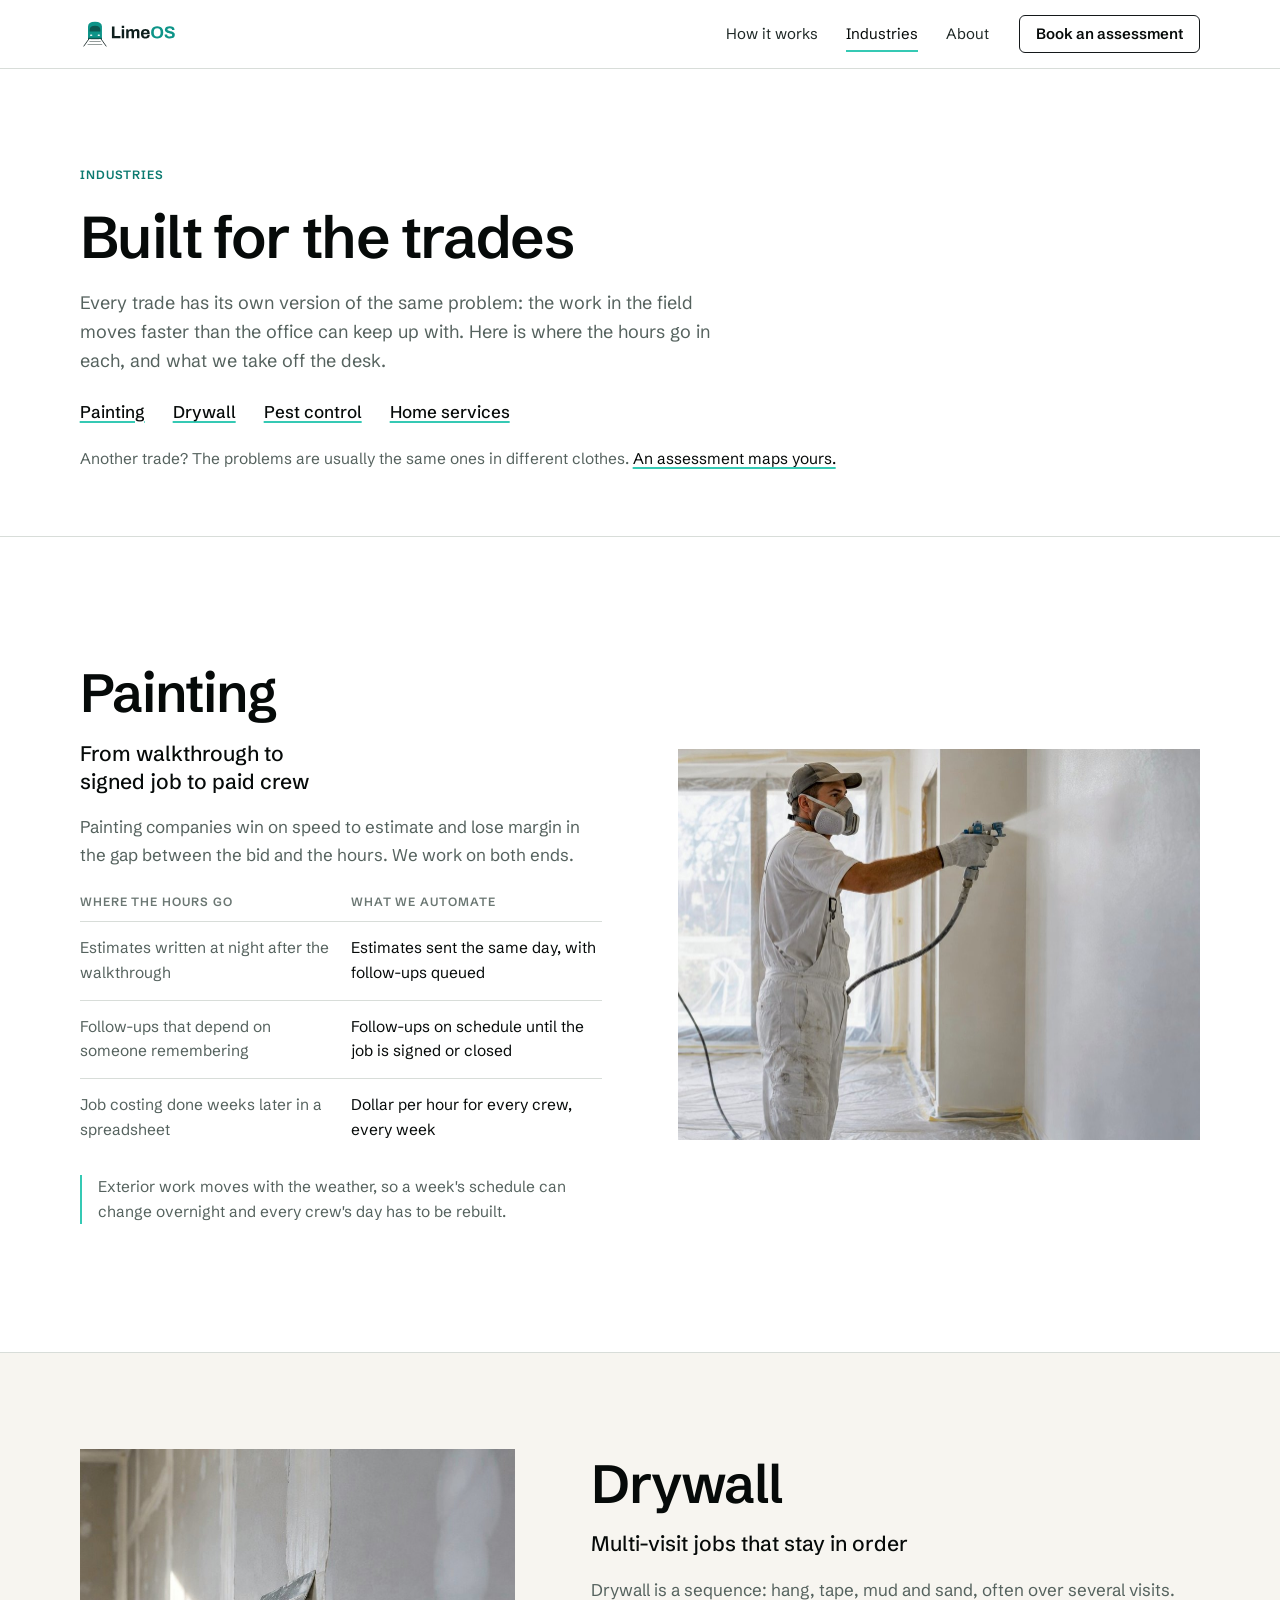
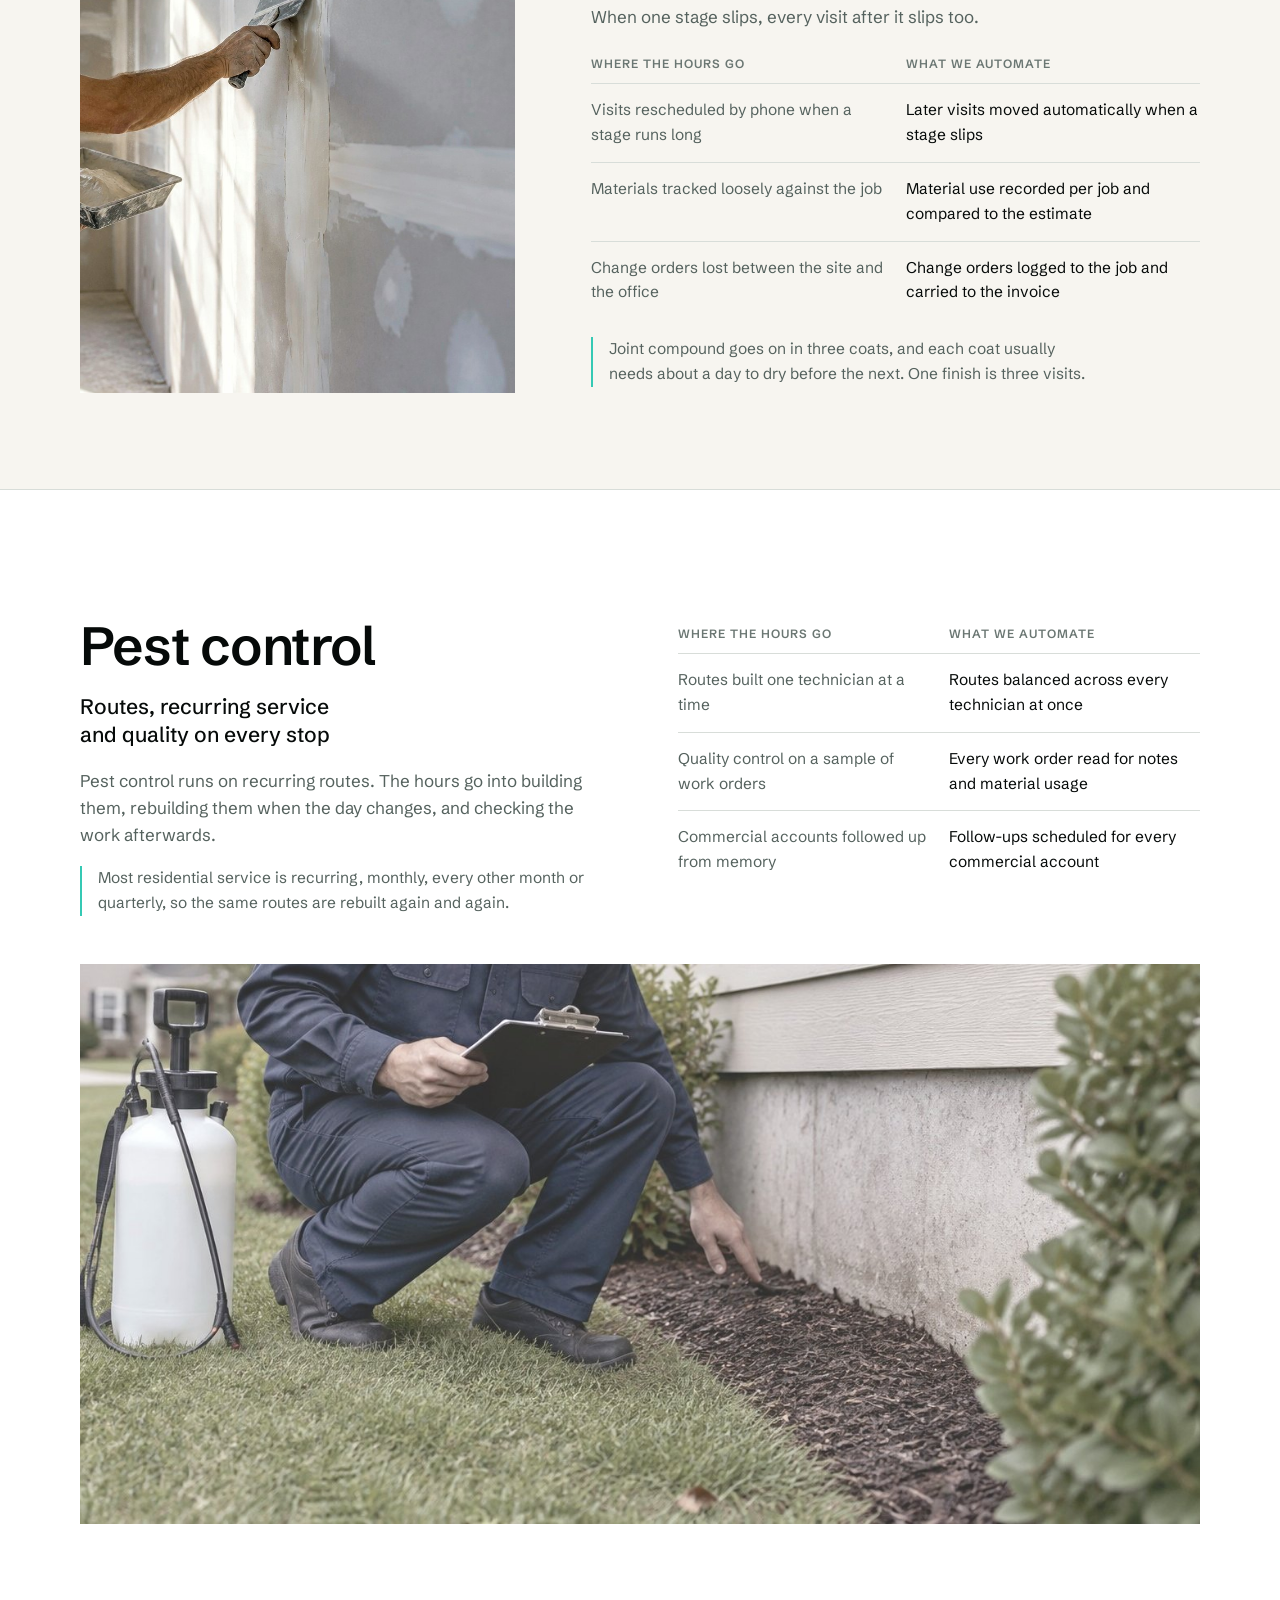
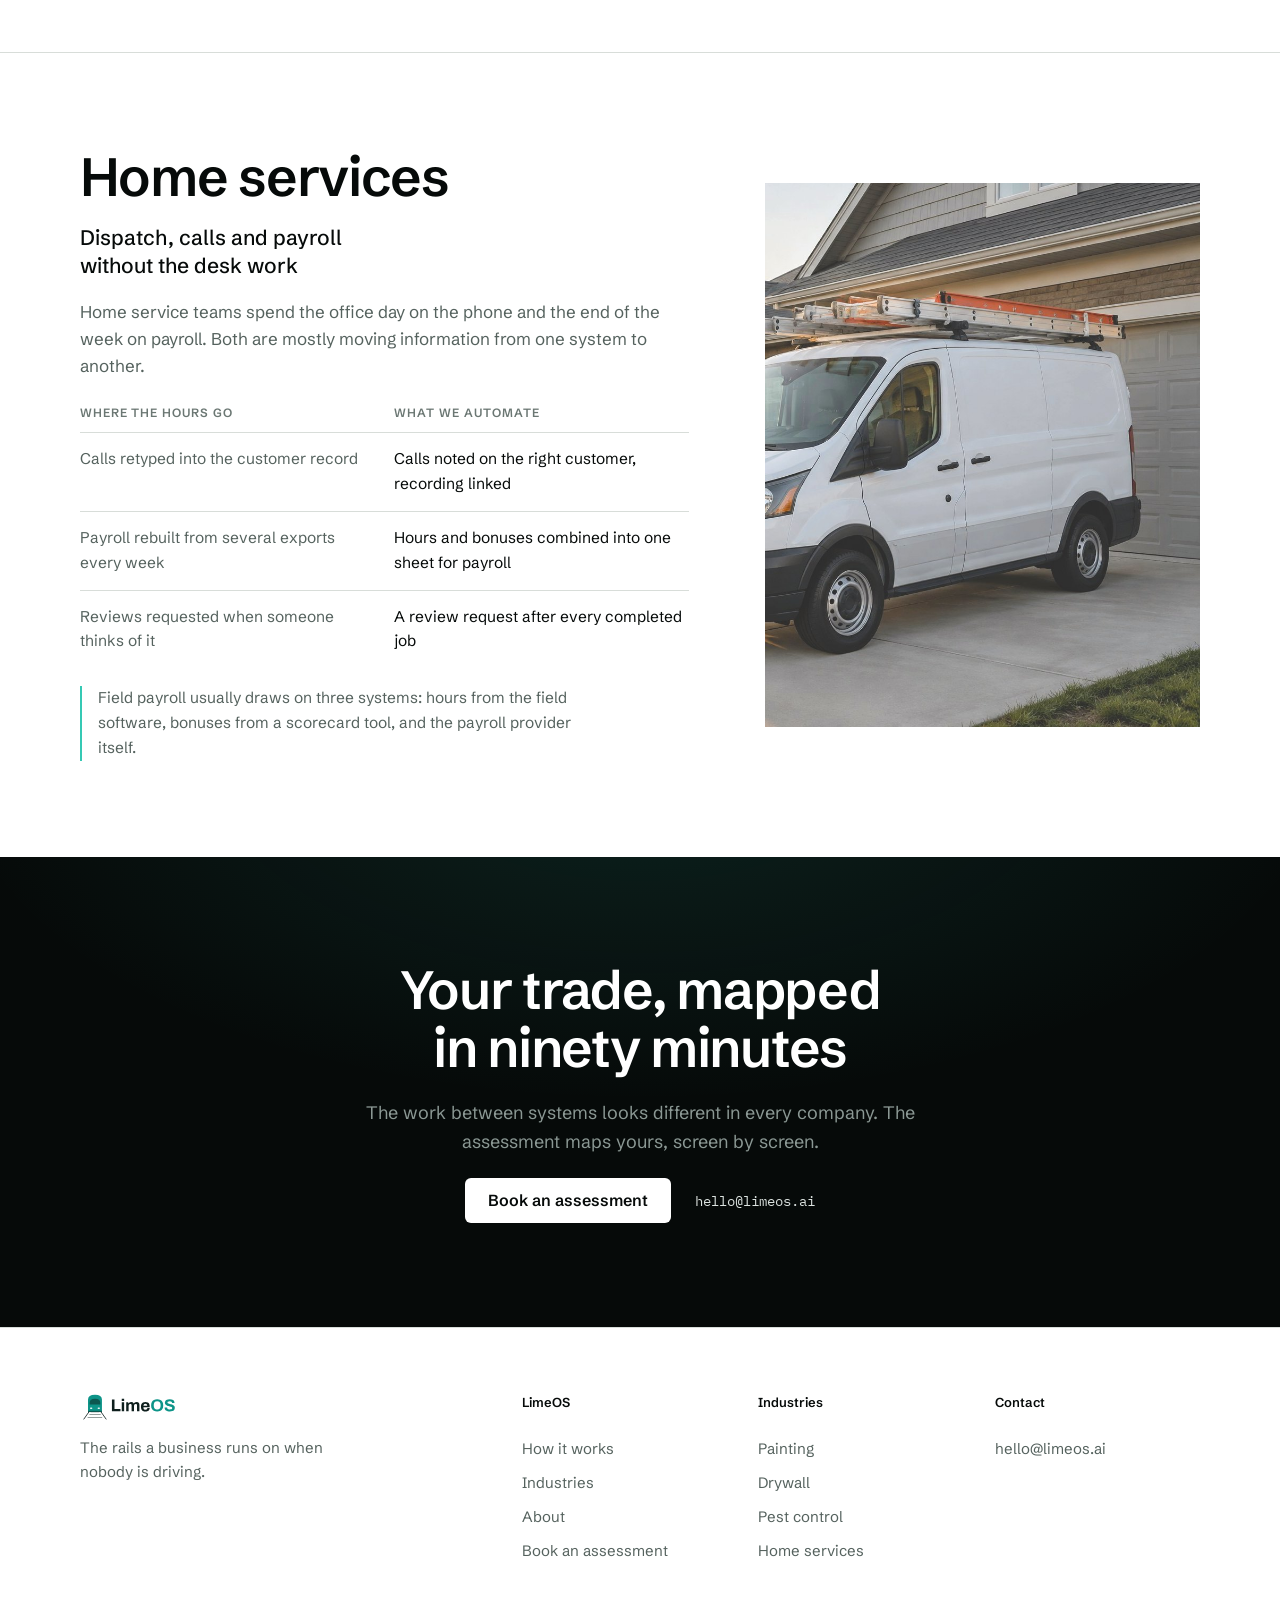
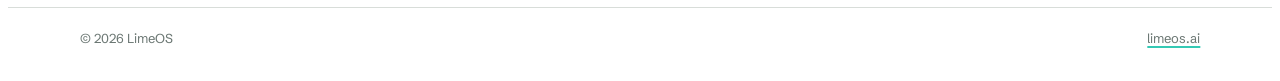
<file: services/industries.html>
<!doctype html>
<html lang="en">
<head>
<meta charset="utf-8">
<meta name="viewport" content="width=device-width, initial-scale=1, viewport-fit=cover">
<title>Industries | LimeOS</title>
<meta name="description" content="Where the hours go in painting, drywall, pest control and home services, and what LimeOS automates in each.">
<meta name="theme-color" content="#FFFFFF">
<link rel="canonical" href="https://limeos.ai/services/industries">
<meta property="og:type" content="website">
<meta property="og:url" content="https://limeos.ai/services/industries">
<meta property="og:site_name" content="LimeOS">
<meta property="og:title" content="Built for the trades">
<meta property="og:description" content="Where the hours go in painting, drywall, pest control and home services, and what LimeOS automates in each.">
<meta property="og:image" content="https://limeos.ai/og.png">
<meta property="og:image:width" content="1200">
<meta property="og:image:height" content="630">
<meta name="twitter:card" content="summary_large_image">
<link rel="icon" href="data:image/svg+xml,%3Csvg xmlns=%22http://www.w3.org/2000/svg%22 viewBox=%220 0 512.0 512.0%22 width=%22512%22 height=%22512%22 role=%22img%22 aria-label=%22LimeOS icon%22%3E%3Crect width=%22512%22 height=%22512%22 rx=%22112%22 fill=%22#EFF7F6%22/%3E%3Cg transform=%22translate%2810.52,-31.21%29 scale%282.45479%29%22%3E%3Cpath d=%22M74 132 L38 190 M126 132 L162 190%22 stroke=%22#0E1F1D%22 stroke-width=%227.0%22 stroke-linecap=%22round%22 fill=%22none%22/%3E%3Crect x=%2270%22 y=%22159%22 width=%2259%22 height=%227%22 rx=%222.5%22 fill=%22#0E1F1D%22 opacity=%220.5%22/%3E%3Crect x=%2262%22 y=%22177%22 width=%2277%22 height=%227%22 rx=%222.5%22 fill=%22#0E1F1D%22 opacity=%220.5%22/%3E%3Cpath d=%22M58 148 V74 q0-30 42-30 q42 0 42 30 v74 Z%22 fill=%22#0D9488%22/%3E%3Cpath d=%22M68 92 q0-24 32-24 q32 0 32 24 v10 H68 Z%22 fill=%22#0E1F1D%22 opacity=%220.52%22/%3E%3Crect x=%2270%22 y=%22120%22 width=%2214%22 height=%229%22 rx=%224.5%22 fill=%22#FFFFFF%22 opacity=%22.92%22/%3E%3Crect x=%22116%22 y=%22120%22 width=%2214%22 height=%229%22 rx=%224.5%22 fill=%22#FFFFFF%22 opacity=%22.92%22/%3E%3Crect x=%2258%22 y=%22140%22 width=%2284%22 height=%228%22 fill=%22#0E1F1D%22 opacity=%220.52%22/%3E%3C/g%3E%3C/svg%3E">
<script>(function(){var p=location.pathname,c=p.replace(/index(\.html)?$/,"").replace(/\.html$/,"");if(c!==p)history.replaceState(null,"",c+location.search+location.hash);})();</script>
<link rel="preconnect" href="https://fonts.googleapis.com">
<link rel="preconnect" href="https://fonts.gstatic.com" crossorigin>
<link rel="stylesheet" href="https://fonts.googleapis.com/css2?family=Schibsted+Grotesk:wght@400;500;600;700&family=IBM+Plex+Mono:wght@400;500&display=swap">
<link rel="stylesheet" href="/services/site.css">
</head>
<body>
<div class="nav" id="top">
  <div class="wrap">
    <a class="brand" href="/services/" aria-label="LimeOS home"><svg xmlns="http://www.w3.org/2000/svg" viewBox="0 0 617 188" aria-hidden="true" focusable="false"><g transform="translate(18.00,18.00)"><g transform="translate(-28.05,-45.72) scale(1.03904)"><path d="M74 132 L33 190 M126 132 L167 190" stroke="#0E1F1D" stroke-width="5.0" stroke-linecap="round" fill="none"/><rect x="74" y="142" width="52" height="7" rx="2.5" fill="#0E1F1D" opacity="0.44"/><rect x="66" y="159" width="69" height="7" rx="2.5" fill="#0E1F1D" opacity="0.44"/><rect x="55" y="177" width="89" height="7" rx="2.5" fill="#0E1F1D" opacity="0.44"/><path d="M58 148 V74 q0-30 42-30 q42 0 42 30 v74 Z" fill="#0D9488"/><path d="M68 92 q0-24 32-24 q32 0 32 24 v10 H68 Z" fill="#0E1F1D" opacity="0.52"/><rect x="70" y="120" width="14" height="9" rx="4.5" fill="#FFFFFF" opacity=".92"/><rect x="116" y="120" width="14" height="9" rx="4.5" fill="#FFFFFF" opacity=".92"/><rect x="58" y="140" width="84" height="8" fill="#0E1F1D" opacity="0.52"/></g></g><g transform="translate(191.90,120.86)"><g fill="#0E1F1D"><path d="M76 0V686H225V127H571V0Z" transform="translate(0.00,0) scale(0.10787,-0.10787)"/><path d="M64 603V723H203V603ZM64 0V526H203V0Z" transform="translate(62.86,0) scale(0.10787,-0.10787)"/><path d="M64 0V526H179L190 454H197Q214 480 237.5 499.0Q261 518 290.5 528.0Q320 538 354 538Q404 538 440.5 518.0Q477 498 497 454H504Q521 480 545.0 499.0Q569 518 600.0 528.0Q631 538 666 538Q716 538 752.5 520.0Q789 502 810.0 461.5Q831 421 831 357V0H692V332Q692 357 686.5 374.5Q681 392 671.0 402.5Q661 413 646.0 418.0Q631 423 614 423Q586 423 564.0 408.0Q542 393 529.5 367.0Q517 341 517 307V0H378V332Q378 357 372.5 374.5Q367 392 357.0 402.5Q347 413 332.5 418.0Q318 423 300 423Q273 423 250.5 408.0Q228 393 215.5 367.0Q203 341 203 307V0Z" transform="translate(90.78,0) scale(0.10787,-0.10787)"/><path d="M303 -12Q216 -12 157.0 17.5Q98 47 68.0 108.0Q38 169 38 263Q38 358 68.0 418.5Q98 479 156.5 508.5Q215 538 300 538Q380 538 435.0 509.5Q490 481 518.0 421.5Q546 362 546 268V232H179Q181 186 193.5 154.0Q206 122 232.5 106.5Q259 91 303 91Q327 91 346.5 97.0Q366 103 380.0 115.0Q394 127 402.0 145.0Q410 163 410 186H546Q546 136 528.0 99.0Q510 62 478.0 37.5Q446 13 401.5 0.5Q357 -12 303 -12ZM181 320H403Q403 350 395.5 372.0Q388 394 375.0 408.0Q362 422 343.5 428.5Q325 435 302 435Q264 435 238.5 422.5Q213 410 199.5 384.5Q186 359 181 320Z" transform="translate(186.00,0) scale(0.10787,-0.10787)"/></g><g fill="#0D9488" transform="translate(249.00,0)"><path d="M396 -12Q287 -12 208.0 27.0Q129 66 87.0 145.0Q45 224 45 343Q45 464 87.0 542.5Q129 621 208.0 659.5Q287 698 396 698Q507 698 585.5 659.5Q664 621 706.0 542.5Q748 464 748 343Q748 224 706.0 145.0Q664 66 585.5 27.0Q507 -12 396 -12ZM396 110Q445 110 482.0 124.0Q519 138 544.0 166.0Q569 194 582.0 234.5Q595 275 595 327V358Q595 411 582.0 452.0Q569 493 544.0 520.5Q519 548 482.0 562.0Q445 576 396 576Q348 576 311.0 562.0Q274 548 249.0 520.5Q224 493 211.5 452.0Q199 411 199 358V327Q199 275 211.5 234.5Q224 194 249.0 166.0Q274 138 311.0 124.0Q348 110 396 110Z" transform="translate(0.00,0) scale(0.10787,-0.10787)"/><path d="M343 -12Q283 -12 229.0 0.0Q175 12 133.5 38.5Q92 65 68.5 105.5Q45 146 45 204Q45 209 45.0 214.5Q45 220 46 223H194Q193 220 193.0 215.0Q193 210 193 206Q193 174 210.5 152.0Q228 130 262.0 119.0Q296 108 341 108Q370 108 392.5 111.5Q415 115 432.5 121.5Q450 128 461.5 137.0Q473 146 478.5 158.0Q484 170 484 185Q484 212 466.5 229.0Q449 246 418.5 258.0Q388 270 350.0 280.0Q312 290 272.0 300.5Q232 311 194.0 326.5Q156 342 126.0 364.0Q96 386 78.0 420.0Q60 454 60 502Q60 553 81.5 590.0Q103 627 142.0 651.0Q181 675 232.0 686.5Q283 698 343 698Q399 698 449.0 686.5Q499 675 537.0 650.0Q575 625 596.5 587.0Q618 549 618 497V485H473V493Q473 520 457.0 539.0Q441 558 412.0 569.0Q383 580 344 580Q302 580 272.5 572.0Q243 564 227.5 548.5Q212 533 212 512Q212 488 229.5 472.5Q247 457 277.5 445.5Q308 434 346.0 425.0Q384 416 424.0 405.0Q464 394 502.0 379.0Q540 364 570.0 341.5Q600 319 618.0 286.0Q636 253 636 207Q636 128 598.0 80.0Q560 32 494.0 10.0Q428 -12 343 -12Z" transform="translate(84.65,0) scale(0.10787,-0.10787)"/></g></g></svg></a>
    <nav class="links" aria-label="Primary">
      <a href="/services/how-it-works" data-nav="how-it-works">How it works</a>
      <a href="/services/industries" data-nav="industries" aria-current="page">Industries</a>
      <a href="/services/about" data-nav="about">About</a>
    </nav>
    <details class="menu">
      <summary>Menu</summary>
      <div class="menu-panel">
        <a href="/services/" data-nav="home">Home</a>
        <a href="/services/how-it-works" data-nav="how-it-works">How it works</a>
        <a href="/services/industries" data-nav="industries" aria-current="page">Industries</a>
        <a href="/services/about" data-nav="about">About</a>
        <a class="btn btn-primary" href="/services/assessment" data-nav="assessment">Book an assessment</a>
      </div>
    </details>
    <a class="btn btn-secondary btn-nav" href="/services/assessment" data-nav="assessment">Book an assessment</a>
  </div>
</div>
<main>
<header class="page-hero">
  <div class="wrap">
    <span class="label">Industries</span>
    <h1>Built for the trades</h1>
    <p class="lede">Every trade has its own version of the same problem: the work in the
      field moves faster than the office can keep up with. Here is where the hours go in
      each, and what we take off the desk.</p>
    <nav class="jump" aria-label="Industries on this page">
      <a href="#painting">Painting</a>
      <a href="#drywall">Drywall</a>
      <a href="#pest-control">Pest control</a>
      <a href="#home-services">Home services</a>
    </nav>
    <p class="aside">Another trade? The problems are usually the same ones in different
      clothes. <a href="/services/assessment">An assessment maps yours.</a></p>
  </div>
</header>

<section class="trade s-128" id="painting">
  <div class="wrap duo even mid">
    <div class="copy">
      <h2>Painting</h2>
      <p class="sub">From walkthrough to signed job to paid crew</p>
      <p>Painting companies win on speed to estimate and lose margin in the gap between the
        bid and the hours. We work on both ends.</p>
      <div class="pairs">
        <div class="pair-head"><span>Where the hours go</span><span>What we automate</span></div>
        <div class="pair"><span class="p">Estimates written at night after the walkthrough</span><span class="s">Estimates sent the same day, with follow-ups queued</span></div>
        <div class="pair"><span class="p">Follow-ups that depend on someone remembering</span><span class="s">Follow-ups on schedule until the job is signed or closed</span></div>
        <div class="pair"><span class="p">Job costing done weeks later in a spreadsheet</span><span class="s">Dollar per hour for every crew, every week</span></div>
      </div>
      <p class="fact">Exterior work moves with the weather, so a week's schedule can change
        overnight and every crew's day has to be rebuilt.</p>
    </div>
    <div class="photo land">
      <img src="/services/images/limeos-crop-spray.jpg" width="1044" height="783" loading="lazy" decoding="async"
        alt="A painter in a respirator spraying a white interior wall">
    </div>
  </div>
</section>

<section class="trade s-96 warm" id="drywall">
  <div class="wrap duo mid">
    <div class="photo">
      <img src="/services/images/limeos-crop-knife.jpg" width="819" height="1024" loading="lazy" decoding="async"
        alt="A hand drawing a taping knife along a drywall seam">
    </div>
    <div class="copy">
      <h2>Drywall</h2>
      <p class="sub">Multi-visit jobs that stay in order</p>
      <p>Drywall is a sequence: hang, tape, mud and sand, often over several visits. When
        one stage slips, every visit after it slips too.</p>
      <div class="pairs">
        <div class="pair-head"><span>Where the hours go</span><span>What we automate</span></div>
        <div class="pair"><span class="p">Visits rescheduled by phone when a stage runs long</span><span class="s">Later visits moved automatically when a stage slips</span></div>
        <div class="pair"><span class="p">Materials tracked loosely against the job</span><span class="s">Material use recorded per job and compared to the estimate</span></div>
        <div class="pair"><span class="p">Change orders lost between the site and the office</span><span class="s">Change orders logged to the job and carried to the invoice</span></div>
      </div>
      <p class="fact">Joint compound goes on in three coats, and each coat usually needs about
        a day to dry before the next. One finish is three visits.</p>
    </div>
  </div>
</section>

<section class="trade s-128" id="pest-control">
  <div class="wrap">
    <div class="duo even">
      <div class="copy">
        <h2>Pest control</h2>
        <p class="sub">Routes, recurring service and quality on every stop</p>
        <p>Pest control runs on recurring routes. The hours go into building them, rebuilding
          them when the day changes, and checking the work afterwards.</p>
        <p class="fact">Most residential service is recurring, monthly, every other month or
          quarterly, so the same routes are rebuilt again and again.</p>
      </div>
      <div class="pairs">
        <div class="pair-head"><span>Where the hours go</span><span>What we automate</span></div>
        <div class="pair"><span class="p">Routes built one technician at a time</span><span class="s">Routes balanced across every technician at once</span></div>
        <div class="pair"><span class="p">Quality control on a sample of work orders</span><span class="s">Every work order read for notes and material usage</span></div>
        <div class="pair"><span class="p">Commercial accounts followed up from memory</span><span class="s">Follow-ups scheduled for every commercial account</span></div>
      </div>
    </div>
    <div class="photo wide">
      <img src="/services/images/limeos-crop-pest-wide.jpg" width="1536" height="684" loading="lazy" decoding="async"
        alt="A pest control technician crouched at a house foundation with a clipboard, a sprayer beside him">
    </div>
  </div>
</section>

<section class="trade s-96" id="home-services">
  <div class="wrap duo wide-left mid">
    <div class="copy">
      <h2>Home services</h2>
      <p class="sub">Dispatch, calls and payroll without the desk work</p>
      <p>Home service teams spend the office day on the phone and the end of the week on
        payroll. Both are mostly moving information from one system to another.</p>
      <div class="pairs">
        <div class="pair-head"><span>Where the hours go</span><span>What we automate</span></div>
        <div class="pair"><span class="p">Calls retyped into the customer record</span><span class="s">Calls noted on the right customer, recording linked</span></div>
        <div class="pair"><span class="p">Payroll rebuilt from several exports every week</span><span class="s">Hours and bonuses combined into one sheet for payroll</span></div>
        <div class="pair"><span class="p">Reviews requested when someone thinks of it</span><span class="s">A review request after every completed job</span></div>
      </div>
      <p class="fact">Field payroll usually draws on three systems: hours from the field
        software, bonuses from a scorecard tool, and the payroll provider itself.</p>
    </div>
    <div class="photo">
      <img src="/services/images/limeos-crop-van.jpg" width="819" height="1024" loading="lazy" decoding="async"
        alt="The side of a white work van with a ladder rack on the roof">
    </div>
  </div>
</section>

<section class="dark closing s-band" aria-label="Book an assessment">
  <div class="wrap">
    <h2>Your trade, mapped in ninety minutes</h2>
    <p>The work between systems looks different in every company. The assessment maps yours, screen by screen.</p>
    <div class="actions">
      <a class="btn btn-primary" href="/services/assessment">Book an assessment</a>
      <span class="mail">hello@limeos.ai</span>
    </div>
  </div>
</section>

</main>
<footer class="footer">
  <div class="wrap foot-in">
    <div>
      <a class="brand" href="/services/" aria-label="LimeOS home"><svg xmlns="http://www.w3.org/2000/svg" viewBox="0 0 617 188" aria-hidden="true" focusable="false"><g transform="translate(18.00,18.00)"><g transform="translate(-28.05,-45.72) scale(1.03904)"><path d="M74 132 L33 190 M126 132 L167 190" stroke="#0E1F1D" stroke-width="5.0" stroke-linecap="round" fill="none"/><rect x="74" y="142" width="52" height="7" rx="2.5" fill="#0E1F1D" opacity="0.44"/><rect x="66" y="159" width="69" height="7" rx="2.5" fill="#0E1F1D" opacity="0.44"/><rect x="55" y="177" width="89" height="7" rx="2.5" fill="#0E1F1D" opacity="0.44"/><path d="M58 148 V74 q0-30 42-30 q42 0 42 30 v74 Z" fill="#0D9488"/><path d="M68 92 q0-24 32-24 q32 0 32 24 v10 H68 Z" fill="#0E1F1D" opacity="0.52"/><rect x="70" y="120" width="14" height="9" rx="4.5" fill="#FFFFFF" opacity=".92"/><rect x="116" y="120" width="14" height="9" rx="4.5" fill="#FFFFFF" opacity=".92"/><rect x="58" y="140" width="84" height="8" fill="#0E1F1D" opacity="0.52"/></g></g><g transform="translate(191.90,120.86)"><g fill="#0E1F1D"><path d="M76 0V686H225V127H571V0Z" transform="translate(0.00,0) scale(0.10787,-0.10787)"/><path d="M64 603V723H203V603ZM64 0V526H203V0Z" transform="translate(62.86,0) scale(0.10787,-0.10787)"/><path d="M64 0V526H179L190 454H197Q214 480 237.5 499.0Q261 518 290.5 528.0Q320 538 354 538Q404 538 440.5 518.0Q477 498 497 454H504Q521 480 545.0 499.0Q569 518 600.0 528.0Q631 538 666 538Q716 538 752.5 520.0Q789 502 810.0 461.5Q831 421 831 357V0H692V332Q692 357 686.5 374.5Q681 392 671.0 402.5Q661 413 646.0 418.0Q631 423 614 423Q586 423 564.0 408.0Q542 393 529.5 367.0Q517 341 517 307V0H378V332Q378 357 372.5 374.5Q367 392 357.0 402.5Q347 413 332.5 418.0Q318 423 300 423Q273 423 250.5 408.0Q228 393 215.5 367.0Q203 341 203 307V0Z" transform="translate(90.78,0) scale(0.10787,-0.10787)"/><path d="M303 -12Q216 -12 157.0 17.5Q98 47 68.0 108.0Q38 169 38 263Q38 358 68.0 418.5Q98 479 156.5 508.5Q215 538 300 538Q380 538 435.0 509.5Q490 481 518.0 421.5Q546 362 546 268V232H179Q181 186 193.5 154.0Q206 122 232.5 106.5Q259 91 303 91Q327 91 346.5 97.0Q366 103 380.0 115.0Q394 127 402.0 145.0Q410 163 410 186H546Q546 136 528.0 99.0Q510 62 478.0 37.5Q446 13 401.5 0.5Q357 -12 303 -12ZM181 320H403Q403 350 395.5 372.0Q388 394 375.0 408.0Q362 422 343.5 428.5Q325 435 302 435Q264 435 238.5 422.5Q213 410 199.5 384.5Q186 359 181 320Z" transform="translate(186.00,0) scale(0.10787,-0.10787)"/></g><g fill="#0D9488" transform="translate(249.00,0)"><path d="M396 -12Q287 -12 208.0 27.0Q129 66 87.0 145.0Q45 224 45 343Q45 464 87.0 542.5Q129 621 208.0 659.5Q287 698 396 698Q507 698 585.5 659.5Q664 621 706.0 542.5Q748 464 748 343Q748 224 706.0 145.0Q664 66 585.5 27.0Q507 -12 396 -12ZM396 110Q445 110 482.0 124.0Q519 138 544.0 166.0Q569 194 582.0 234.5Q595 275 595 327V358Q595 411 582.0 452.0Q569 493 544.0 520.5Q519 548 482.0 562.0Q445 576 396 576Q348 576 311.0 562.0Q274 548 249.0 520.5Q224 493 211.5 452.0Q199 411 199 358V327Q199 275 211.5 234.5Q224 194 249.0 166.0Q274 138 311.0 124.0Q348 110 396 110Z" transform="translate(0.00,0) scale(0.10787,-0.10787)"/><path d="M343 -12Q283 -12 229.0 0.0Q175 12 133.5 38.5Q92 65 68.5 105.5Q45 146 45 204Q45 209 45.0 214.5Q45 220 46 223H194Q193 220 193.0 215.0Q193 210 193 206Q193 174 210.5 152.0Q228 130 262.0 119.0Q296 108 341 108Q370 108 392.5 111.5Q415 115 432.5 121.5Q450 128 461.5 137.0Q473 146 478.5 158.0Q484 170 484 185Q484 212 466.5 229.0Q449 246 418.5 258.0Q388 270 350.0 280.0Q312 290 272.0 300.5Q232 311 194.0 326.5Q156 342 126.0 364.0Q96 386 78.0 420.0Q60 454 60 502Q60 553 81.5 590.0Q103 627 142.0 651.0Q181 675 232.0 686.5Q283 698 343 698Q399 698 449.0 686.5Q499 675 537.0 650.0Q575 625 596.5 587.0Q618 549 618 497V485H473V493Q473 520 457.0 539.0Q441 558 412.0 569.0Q383 580 344 580Q302 580 272.5 572.0Q243 564 227.5 548.5Q212 533 212 512Q212 488 229.5 472.5Q247 457 277.5 445.5Q308 434 346.0 425.0Q384 416 424.0 405.0Q464 394 502.0 379.0Q540 364 570.0 341.5Q600 319 618.0 286.0Q636 253 636 207Q636 128 598.0 80.0Q560 32 494.0 10.0Q428 -12 343 -12Z" transform="translate(84.65,0) scale(0.10787,-0.10787)"/></g></g></svg></a>
      <p class="tag">The rails a business runs on when nobody is driving.</p>
    </div>
    <nav aria-label="Pages">
      <h4>LimeOS</h4>
      <a href="/services/how-it-works">How it works</a>
      <a href="/services/industries">Industries</a>
      <a href="/services/about">About</a>
      <a href="/services/assessment">Book an assessment</a>
    </nav>
    <nav aria-label="Industries">
      <h4>Industries</h4>
      <a href="/services/industries#painting">Painting</a>
      <a href="/services/industries#drywall">Drywall</a>
      <a href="/services/industries#pest-control">Pest control</a>
      <a href="/services/industries#home-services">Home services</a>
    </nav>
    <div class="col">
      <h4>Contact</h4>
      <a href="mailto:hello@limeos.ai">hello@limeos.ai</a>
    </div>
  </div>
  <div class="wrap foot-base">
    <span>© 2026 LimeOS</span>
    <a href="https://limeos.ai/">limeos.ai</a>
  </div>
</footer>
</body>
</html>
</file>
<file: services/site.css>
/* LimeOS services site, second pass, after the Nov 12 design critique.
   One family (Schibsted Grotesk) carries text and display; IBM Plex Mono survives only
   where it earns it: list numbers and the assessment fact row. Teal #35C9B4 is now a
   small accent (underlines, rules, the current-page mark); actions are deep green
   #0B3D2E. Warm paper extends the warm hero into a system. Square corners on images,
   6px only on things you can press or type in. Sections are left-aligned and vary in
   height; centring is kept for the hero and the closing band. */
:root{
  color-scheme: light;
  --ink:#060A09; --text:#1E2826; --muted:#55625E; --faint:#6B7773;
  --accent:#35C9B4; --accent-ink:#0B7A70;
  --action:#0B3D2E; --action-hi:#11533F;
  --paper:#FFFFFF; --warm:#F7F5F0; --hero:#E9E4DC; --rule:#D8DDD9;
  --dark:#060A09; --dk-text:#DCE3E0; --dk-muted:#8B9894; --dk-rule:#1F2A28;
  --d:"Schibsted Grotesk",-apple-system,BlinkMacSystemFont,"Segoe UI",Roboto,Helvetica,Arial,sans-serif;
  --m:"IBM Plex Mono",ui-monospace,SFMono-Regular,Menlo,Consolas,monospace;
  --gutter:clamp(18px,5.6vw,72px);
  --max:1264px;
}
*{box-sizing:border-box}
html{scroll-behavior:smooth;-webkit-text-size-adjust:100%}
body{margin:0;background:var(--paper);color:var(--text);font-family:var(--d);
  font-size:17px;line-height:1.6;-webkit-font-smoothing:antialiased}
img{max-width:100%;display:block}
a{color:var(--ink);text-decoration:underline;text-decoration-color:var(--accent);
  text-decoration-thickness:2px;text-underline-offset:3px}
a:hover{text-decoration-color:var(--ink)}
a:focus-visible,.btn:focus-visible,summary:focus-visible,input:focus-visible,select:focus-visible,textarea:focus-visible{
  outline:2px solid var(--accent-ink);outline-offset:3px}
::selection{background:var(--accent);color:var(--ink)}
section,header{scroll-margin-top:84px}
.wrap{max-width:var(--max);margin:0 auto;padding-inline:var(--gutter)}

/* ---- type: one family, sized by importance ---- */
h1,h2,h3{color:var(--ink);font-weight:600;margin:0;text-wrap:balance}
h1{font-size:clamp(38px,4.6vw,62px);line-height:1.04;letter-spacing:-.024em}
h2{font-size:clamp(28px,3vw,40px);line-height:1.14;letter-spacing:-.018em}
h3{font-size:19px;line-height:1.3;letter-spacing:-.006em}
/* two more rungs either side of the 38px default: statements up, list headers down */
.h-lg{font-size:clamp(34px,4.2vw,56px);line-height:1.08;letter-spacing:-.024em}
.h-sm{font-size:clamp(24px,2.3vw,30px);line-height:1.2;letter-spacing:-.012em}
.display{font-size:clamp(34px,5vw,68px);line-height:1.06;letter-spacing:-.026em;font-weight:600;color:var(--ink);text-wrap:balance}
p{margin:0}
.lede{font-size:18px;line-height:1.6;color:var(--muted);max-width:60ch}
.copy{display:flex;flex-direction:column;gap:18px;max-width:640px}
.copy p{color:var(--muted)}
.label{font-size:12px;font-weight:600;letter-spacing:.08em;text-transform:uppercase;color:var(--accent-ink)}
.more{font-weight:600;white-space:nowrap}

/* ---- buttons: one primary per screen ---- */
.btn{display:inline-flex;align-items:center;justify-content:center;font-family:var(--d);font-weight:600;
  font-size:16px;line-height:1.2;text-decoration:none;border-radius:6px;padding:12px 22px;
  border:1px solid transparent;transition:background .15s,border-color .15s,color .15s;white-space:nowrap;cursor:pointer}
.btn-primary{background:var(--action);color:#fff}
.btn-primary:hover{background:var(--action-hi)}
.btn-secondary{background:transparent;color:var(--ink);border-color:#14181A}
.btn-secondary:hover{background:var(--ink);color:#fff}
.actions{display:flex;flex-wrap:wrap;gap:12px 24px;align-items:center}

/* ---- nav ---- */
.nav{position:sticky;top:0;z-index:20;background:rgba(255,255,255,.94);
  -webkit-backdrop-filter:saturate(1.4) blur(14px);backdrop-filter:saturate(1.4) blur(14px);
  border-bottom:1px solid var(--rule);padding-top:env(safe-area-inset-top,0px)}
.nav .wrap{display:flex;align-items:center;gap:30px;height:68px;position:relative}
.brand{display:flex;align-items:center;text-decoration:none}
.brand svg{height:30px;width:auto;display:block}
.links{display:flex;gap:28px;margin-left:auto}
.links a{color:var(--text);text-decoration:none;font-size:15px;padding-block:6px}
.links a:hover{color:var(--ink)}
.links a[aria-current="page"]{color:var(--ink);box-shadow:inset 0 -2px 0 var(--accent)}
.nav .btn{padding:9px 16px;font-size:15px}
.menu{display:none;margin-left:auto}
.menu summary{list-style:none;cursor:pointer;font-size:14px;font-weight:600;color:var(--ink);
  border:1px solid #14181A;border-radius:6px;padding:8px 14px}
.menu summary::-webkit-details-marker{display:none}
.menu[open] summary{background:var(--ink);color:#fff}
.menu-panel{position:absolute;left:0;right:0;top:68px;background:#fff;border-bottom:1px solid var(--rule);
  box-shadow:0 18px 30px rgba(6,10,9,.08);padding:8px var(--gutter) 22px;display:flex;flex-direction:column}
.menu-panel a{color:var(--ink);text-decoration:none;font-size:18px;font-weight:500;padding:14px 0;border-bottom:1px solid var(--rule)}
.menu-panel a:not(.btn)[aria-current="page"]{box-shadow:inset 3px 0 0 var(--accent);padding-left:12px}
.menu-panel .btn{margin-top:18px;border-bottom:0;padding:13px 22px}
/* .menu-panel a sets ink for the rows; the button needs its white back (was 1.6:1) */
.menu-panel .btn-primary{color:#fff}
@media (max-width:860px){.links{display:none}.menu{display:block}}
@media (max-width:520px){.nav .btn-nav{display:none}}

/* ---- section rhythm: varied on purpose ---- */
.s-first{padding-block:64px 96px}
.s-96{padding-block:96px}
.s-128{padding-block:128px}
.s-160{padding-block:160px}
.warm{background:var(--warm)}
.head{display:flex;flex-direction:column;gap:16px;max-width:680px;margin-bottom:48px}
.photo{background:var(--hero);overflow:hidden}
.photo img{width:100%;height:100%;object-fit:cover}

/* ---- home hero: the headline on the wall the painter is rolling ---- */
.hero{position:relative;background:var(--hero)}
.hero-media{position:relative;height:clamp(560px,48vw,740px);overflow:hidden}
.hero-media img{position:absolute;inset:0;width:100%;height:100%;object-fit:cover;object-position:28% 50%}
.hero-copy{position:absolute;top:50%;right:var(--gutter);transform:translateY(-50%);
  width:min(42%,560px);display:flex;flex-direction:column;gap:24px;align-items:flex-start}
.hero-copy .lede{color:var(--text);max-width:44ch}
/* a controlled field under the copy: the room's baseboard and drop cloth run behind
   the text zone, so the right side fades to the wall's own warm white */
@media (min-width:1121px){
  .hero-media::after{content:"";position:absolute;inset:0;pointer-events:none;
    background:linear-gradient(90deg,rgba(238,234,227,0) 48%,rgba(238,234,227,.74) 60%,rgba(238,234,227,.86) 100%)}
}
@media (max-width:1120px){
  .hero{background:var(--paper)}
  .hero-media{height:auto;aspect-ratio:16/9}
  .hero-copy{position:static;transform:none;width:auto;max-width:640px;padding:36px var(--gutter) 56px}
}

/* ---- inner-page hero ---- */
.page-hero{padding-block:96px 64px}
.page-hero .wrap{display:flex;flex-direction:column;gap:22px;align-items:flex-start}
.page-hero h1{max-width:17ch}

/* ---- the trades strip under the home hero ---- */
.strip{border-bottom:1px solid var(--rule)}
.strip .wrap{display:flex;flex-wrap:wrap;align-items:baseline;gap:10px 32px;padding-block:24px}
.strip ul{display:flex;flex-wrap:wrap;gap:8px 32px;list-style:none;margin:0;padding:0}
.strip a{font-size:17px;font-weight:500;text-decoration:none}
.strip a:hover{box-shadow:inset 0 -2px 0 var(--accent)}

/* ---- asymmetric two-column: headline one side, substance the other ---- */
.duo{display:grid;grid-template-columns:minmax(0,5fr) minmax(0,7fr);gap:clamp(32px,6vw,96px);align-items:start}
.duo.mid{align-items:center}
.duo.even{grid-template-columns:minmax(0,1fr) minmax(0,1fr)}
.duo.wide-left{grid-template-columns:minmax(0,7fr) minmax(0,5fr)}
.duo .photo{aspect-ratio:4/5}
.duo .photo.square{aspect-ratio:1/1}
.duo .photo.land{aspect-ratio:4/3}
.statement p.display{max-width:20ch}
/* a statement across the full measure, its paragraph set off to the right below it */
.stack{display:flex;flex-direction:column;gap:clamp(28px,4vw,48px)}
.offset{margin-left:auto;max-width:600px}
@media (max-width:860px){.duo,.duo.even,.duo.wide-left{grid-template-columns:1fr}}

/* ---- hairline lists, the pattern the critique asked to spread ---- */
.hl{list-style:none;margin:0;padding:0;border-top:1px solid var(--rule)}
.hl > li{padding-block:24px;border-bottom:1px solid var(--rule);display:flex;flex-direction:column;gap:6px}
.hl > li p{color:var(--muted);max-width:56ch}
.hl.two{display:grid;grid-template-columns:repeat(2,minmax(0,1fr));column-gap:clamp(32px,5vw,72px);border-top:0}
.hl.two > li{border-top:1px solid var(--rule);border-bottom:0}
.hl.two > li:nth-last-child(-n+2){border-bottom:1px solid var(--rule)}
@media (max-width:760px){.hl.two{grid-template-columns:1fr}.hl.two > li:nth-last-child(2){border-bottom:0}}
.list-foot{margin-top:28px}

/* numbered rows: number, then the content, then (optionally) what you get */
.numbered{list-style:none;margin:0;padding:0;border-top:1px solid var(--rule)}
.numbered > li{display:grid;grid-template-columns:72px minmax(0,1fr);gap:24px;padding-block:28px;border-bottom:1px solid var(--rule)}
.numbered.got > li{grid-template-columns:72px minmax(0,1fr) minmax(0,300px)}
.numbered .n{font-family:var(--m);font-size:13px;color:var(--accent-ink);padding-top:4px;font-variant-numeric:tabular-nums}
.numbered h3{margin-bottom:6px}
.numbered .when{display:block;font-size:14px;color:var(--faint);margin-bottom:8px}
.numbered p{color:var(--muted);max-width:60ch}
.numbered .gets{font-size:15.5px;color:var(--text);border-left:2px solid var(--accent);padding-left:16px;align-self:start}
.numbered .gets b{display:block;font-size:12px;font-weight:600;letter-spacing:.08em;text-transform:uppercase;color:var(--faint);margin-bottom:4px}
@media (max-width:860px){.numbered.got > li{grid-template-columns:44px minmax(0,1fr)}.numbered.got .gets{grid-column:2}}
@media (max-width:600px){.numbered > li{grid-template-columns:40px minmax(0,1fr);gap:14px}}

/* four steps in a row, each under its own rule */
.steps{list-style:none;margin:0;padding:0;display:grid;grid-template-columns:repeat(4,minmax(0,1fr));gap:32px}
.steps li{border-top:1px solid var(--rule);padding-top:18px;display:flex;flex-direction:column;gap:8px}
.steps .n{font-family:var(--m);font-size:13px;color:var(--accent-ink)}
.steps .when{font-size:14px;color:var(--faint)}
.steps p{color:var(--muted);font-size:16px}
@media (max-width:860px){.steps{grid-template-columns:repeat(2,minmax(0,1fr));gap:36px 24px}}
@media (max-width:520px){.steps{grid-template-columns:1fr}}

/* an index: big names you can click */
.index{list-style:none;margin:0;padding:0;border-top:1px solid var(--rule)}
.index a{display:grid;grid-template-columns:minmax(0,1fr) minmax(0,1.3fr) 40px;gap:24px;align-items:baseline;
  padding-block:28px;border-bottom:1px solid var(--rule);text-decoration:none;color:var(--ink)}
.index .name{font-size:clamp(26px,3vw,38px);font-weight:600;letter-spacing:-.018em;line-height:1.1}
.index .what{color:var(--muted)}
.index .go{justify-self:end;font-size:22px;color:var(--accent-ink);transition:transform .15s}
.index a:hover .go{transform:translateX(4px)}
.index a:hover .name{box-shadow:inset 0 -3px 0 var(--accent)}
@media (max-width:700px){.index a{grid-template-columns:minmax(0,1fr) 28px;row-gap:6px}.index .what{grid-column:1;grid-row:2}.index .go{grid-row:1/3;align-self:center}}

/* three columns under rules, no boxes */
.cols3{display:grid;grid-template-columns:repeat(3,minmax(0,1fr));gap:40px}
.cols3 > div{border-top:1px solid var(--rule);padding-top:20px;display:flex;flex-direction:column;gap:8px}
.cols3 p{color:var(--muted);font-size:16.5px}
@media (max-width:860px){.cols3{grid-template-columns:1fr;gap:32px}}

/* ---- full-bleed band: the one section per page with no padding ---- */
.band{position:relative;overflow:hidden;background:#D8D6D2}
.band img{width:100%;height:clamp(440px,44vw,640px);object-fit:cover;object-position:30% 50%}
.band-copy{position:absolute;z-index:1;bottom:clamp(40px,6vw,88px);right:var(--gutter);width:min(46%,620px)}
.band-copy p{font-size:clamp(34px,4.2vw,56px);font-weight:600;letter-spacing:-.024em;line-height:1.06;color:var(--ink);text-wrap:balance}
/* the headline never sits on bare photo: a dark ground rises from the bottom edge, so
   any image swapped in here keeps white type legible */
@media (min-width:861px){
  .band::after{content:"";position:absolute;inset:0;pointer-events:none;
    background:linear-gradient(180deg,rgba(6,10,9,0) 36%,rgba(6,10,9,.66) 100%)}
  .band-copy p{color:#fff}
}
@media (max-width:860px){
  .band{background:var(--paper)}
  .band img{height:auto;aspect-ratio:4/3}
  .band-copy{position:static;width:auto;padding:32px var(--gutter) 8px}
}

/* ---- industries ---- */
.jump{display:flex;flex-wrap:wrap;gap:8px 28px}
.jump a{font-weight:500}
.aside{font-size:15.5px;color:var(--muted)}
.trade{border-top:1px solid var(--rule)}
.trade h2{font-size:clamp(34px,4.2vw,56px);line-height:1.04;letter-spacing:-.024em}
.trade .sub{font-size:21px;line-height:1.35;color:var(--ink);font-weight:500;max-width:28ch;text-wrap:balance}
.pairs{width:100%;margin-top:6px}
.pair,.pair-head{display:grid;grid-template-columns:minmax(0,1fr) minmax(0,1fr);gap:20px}
.pair-head{font-size:12px;font-weight:600;letter-spacing:.08em;text-transform:uppercase;color:var(--faint);padding-bottom:10px}
.pair{padding-block:14px;border-top:1px solid var(--rule);font-size:15.5px}
.pair .p{color:var(--muted)}
.pair .s{color:var(--ink)}
.fact{border-left:2px solid var(--accent);padding-left:16px;font-size:15.5px;color:var(--text);max-width:56ch}
.trade .wide{aspect-ratio:16/8;margin-top:48px}
@media (max-width:560px){.pair,.pair-head{grid-template-columns:1fr;gap:4px}.pair-head span:last-child{display:none}
  .pair .s::before{content:"→ ";color:var(--accent-ink)}}

/* ---- the closing band: near-black, the current site's world ---- */
.dark{position:relative;overflow:hidden;color:var(--dk-text);
  background:radial-gradient(90% 120% at 50% -20%,rgba(53,201,180,.13) 0%,rgba(53,201,180,0) 60%),var(--dark)}
.dark h1,.dark h2,.dark h3{color:#fff}
.dark p{color:var(--dk-text)}
.dark a{color:#fff}
.dark .btn-primary{background:#fff;color:var(--ink)}
.dark .btn-primary:hover{background:var(--dk-text)}
.s-band{padding-block:104px}
.closing{text-align:center}
.closing .wrap{display:flex;flex-direction:column;align-items:center;gap:22px}
.closing h2{font-size:clamp(34px,4.2vw,56px);line-height:1.08;letter-spacing:-.024em;max-width:20ch}
.closing p{max-width:52ch;color:var(--dk-muted);font-size:18px}
.closing .actions{justify-content:center}
/* one band laid out differently: heading left, the ask on the right */
.closing.split{text-align:left}
.closing.split .wrap{display:grid;grid-template-columns:minmax(0,7fr) minmax(0,5fr);gap:24px clamp(32px,6vw,96px);align-items:end}
.closing.split .ask{display:flex;flex-direction:column;gap:22px;align-items:flex-start}
.closing.split .actions{justify-content:flex-start}
@media (max-width:860px){.closing.split .wrap{grid-template-columns:1fr}}
.mail{font-family:var(--m);font-size:14px;user-select:all}

/* ---- assessment: the hero takes the booking ---- */
.book-hero .wrap{display:grid;grid-template-columns:minmax(0,1fr) minmax(0,460px);gap:clamp(32px,6vw,96px);align-items:start;padding-block:56px}
.book-hero .lede{color:var(--dk-text)}
.book-hero .intro{display:flex;flex-direction:column;gap:24px;padding-top:12px}
.facts{display:flex;flex-wrap:wrap;gap:10px 28px;font-family:var(--m);font-size:13px;color:var(--dk-muted);
  border-top:1px solid var(--dk-rule);padding-top:20px}
.facts b{color:#fff;font-weight:500}
.booking{background:#fff;color:var(--text);border-radius:6px;padding:clamp(22px,3vw,32px);display:flex;flex-direction:column;gap:16px}
.booking h2{font-size:24px;color:var(--ink)}
.booking .row2{display:grid;grid-template-columns:1fr 1fr;gap:14px}
.field{display:flex;flex-direction:column;gap:6px}
.field label{font-size:13px;font-weight:600;color:var(--ink)}
.field label span{font-weight:400;color:var(--faint)}
.field input,.field select,.field textarea{font:inherit;font-size:16px;color:var(--ink);background:#fff;
  border:1px solid #BFC8C4;border-radius:6px;padding:10px 12px;width:100%}
.field textarea{resize:vertical;min-height:4.2em}
.field input:focus,.field select:focus,.field textarea:focus{border-color:var(--action);outline:none;box-shadow:0 0 0 3px rgba(11,61,46,.16)}
.field [aria-invalid="true"]{border-color:#B3261E;box-shadow:0 0 0 3px rgba(179,38,30,.12)}
.booking .btn{width:100%;padding:14px 22px}
/* the form is a white panel inside the dark hero, so it takes the light-surface button */
.dark .booking .btn-primary{background:var(--action);color:#fff}
.dark .booking .btn-primary:hover{background:var(--action-hi)}
.booking .note{font-size:13.5px;color:var(--muted)}
.booking .note a{color:var(--ink)}
@media (max-width:960px){.book-hero .wrap{grid-template-columns:1fr}}
@media (max-width:420px){.booking .row2{grid-template-columns:1fr}}
.ticks{list-style:none;margin:0;padding:0;border-top:1px solid var(--rule)}
.ticks li{padding:14px 0 14px 28px;border-bottom:1px solid var(--rule);position:relative}
.ticks li::before{content:"";position:absolute;left:2px;top:1.35em;width:11px;height:6px;
  border-left:2px solid var(--accent-ink);border-bottom:2px solid var(--accent-ink);transform:rotate(-45deg)}

/* ---- footer ---- */
.footer{border-top:1px solid var(--rule)}
.foot-in{display:grid;grid-template-columns:2fr 1fr 1fr 1fr;gap:32px;padding-block:64px 44px}
.footer h4{margin:0 0 14px;font-size:13px;font-weight:600;color:var(--ink)}
.footer nav,.footer .col{display:flex;flex-direction:column;gap:10px}
.footer nav a,.footer .col a{color:var(--muted);text-decoration:none;font-size:15px}
.footer nav a:hover,.footer .col a:hover{color:var(--ink)}
.footer .tag{color:var(--muted);font-size:15px;max-width:32ch;margin-top:14px}
.foot-base{display:flex;justify-content:space-between;gap:16px;flex-wrap:wrap;padding-top:20px;border-top:1px solid var(--rule);
  font-size:13px;color:var(--faint);padding-bottom:calc(32px + env(safe-area-inset-bottom,0px))}
.foot-base a{color:var(--faint)}
@media (max-width:860px){.foot-in{grid-template-columns:1fr 1fr}.foot-in > div:first-child{grid-column:1/-1}}

/* ---- phones: 72px rhythm, varied by 24 either way ---- */
@media (max-width:600px){
  body{font-size:16px}
  h1{font-size:clamp(34px,9.4vw,40px)}
  .display{font-size:clamp(32px,8.6vw,38px)}
  .h-lg,.closing h2{font-size:clamp(30px,8.4vw,36px)}
  .h-sm{font-size:24px}
  .s-band{padding-block:72px}
  .photo img.top-mobile{object-position:50% 0}   /* the brush and ceiling line, not the forearm */
  .lede{font-size:17px}
  .s-first{padding-block:40px 72px}
  .s-96{padding-block:72px}
  .s-128{padding-block:96px}
  .s-160{padding-block:96px}
  .page-hero{padding-block:56px 40px}
  .head{margin-bottom:32px}
  .hero-media{aspect-ratio:4/3}
  .hero-copy{padding-top:28px}
  .actions{align-self:stretch}               /* parents align to start; the row must span */
  .actions .btn-primary,.closing .btn-primary{width:100%}
  .closing{text-align:left}
  .closing .wrap{align-items:flex-start}
  .closing .actions{justify-content:flex-start}
  .duo .photo{aspect-ratio:4/3}
  .book-hero .wrap{padding-block:56px}
  .trade .wide{aspect-ratio:4/3;margin-top:32px}
}
@media (max-width:380px){.nav .wrap{gap:14px}.brand svg{height:26px}}
@media (prefers-reduced-motion:reduce){html{scroll-behavior:auto}*{animation:none!important;transition:none!important}}
</file>
